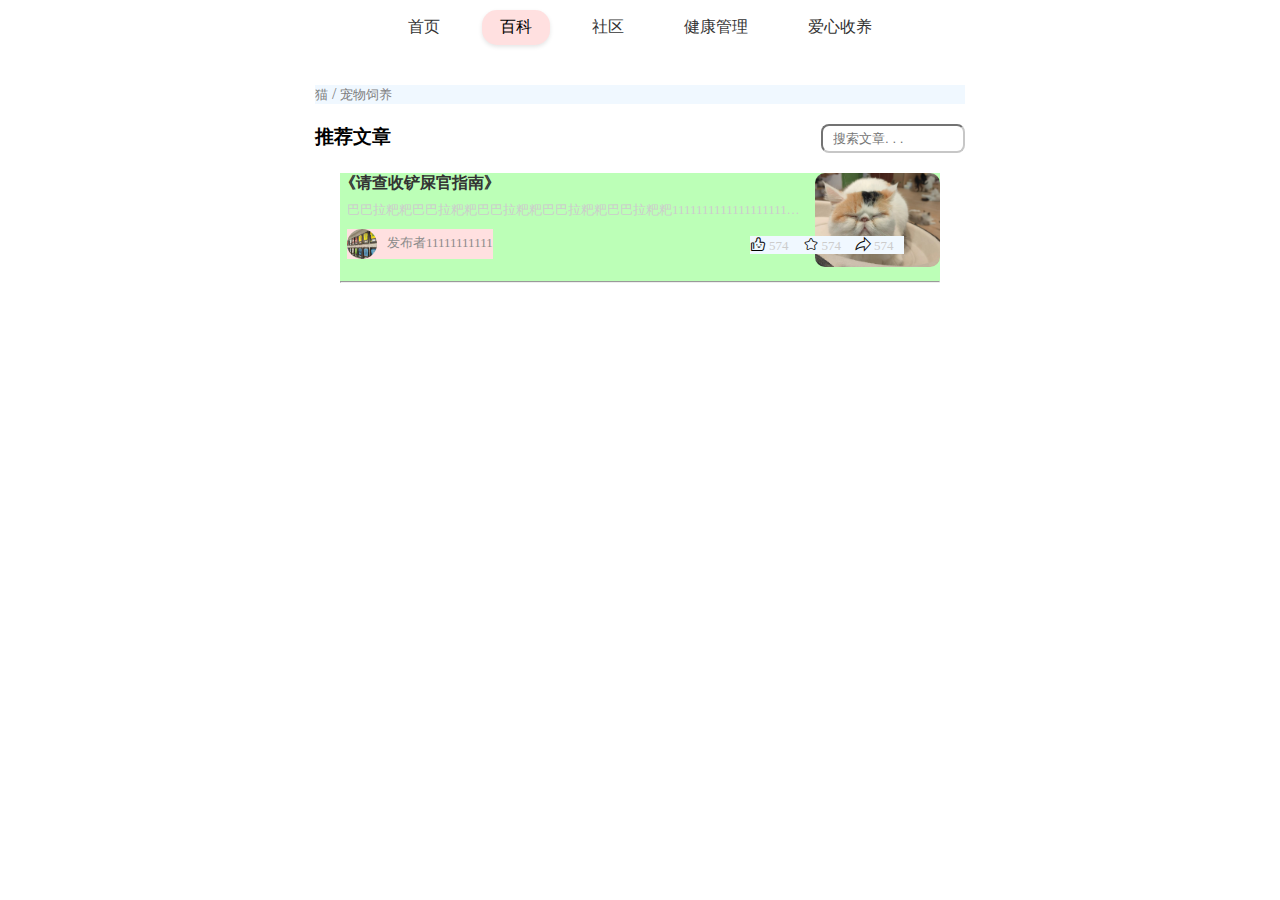
<file: society/百科/百科-推荐文章2.html>
<!DOCTYPE html>
<html lang="en">

<head>
    <meta charset="UTF-8">
    <meta name="viewport" content="width=device-width, initial-scale=1.0">
    <link rel="stylesheet" href="./百科-推荐文章2.css">
    <link rel="stylesheet" href="../iconfont/iconfont.css">
    <title>百科-推荐文章</title>
</head>

<body>
    <div class="header">
        <div class="nav">
            <a href="#" class="nav-item">首页</a>
            <a href="#" class="nav-item active">百科</a>
            <a href="#" class="nav-item">社区</a>
            <a href="#" class="nav-item">健康管理</a>
            <a href="#" class="nav-item">爱心收养</a>
        </div>
        <!-- <div class="nav-icons">
            <span>
                <div class="iconfont icon-lingdang"></div>
            </span>
            <span>
                <div class="iconfont icon-xinxi"></div>
            </span>
            <span>
                <div class="iconfont icon-sousuo"></div>
            </span>
        </div> -->
    </div>
    <div class="box">
        <div class="head">
            <a href="#">猫</a>
            <span>/</span>
            <a href="#">宠物饲养</a>
        </div>
        <div class="sub">
            <h3>推荐文章</h3>
            <input type="text" class="input" placeholder="搜索文章. . .">
        </div>
        <ul>
            <li>
                <div class="title">
                    <a href="#" class="a1">
                        <h4>《请查收铲屎官指南》</h4>
                        <p class="limited-text">巴巴拉粑粑巴巴拉粑粑巴巴拉粑粑巴巴拉粑粑巴巴拉粑粑1111111111111111111111111111111111</p>
                    </a>
                    <div class="writor">
                        <a href="#" class="a2">
                            <img src="./照片/m1.jpg" alt="">
                            <p>发布者11111111111</p>
                        </a>
                        <div class="click">
                            <span class="iconfont icon-icon"></span><span class="num">574</span>
                            <span class="iconfont icon-huaban9"></span><span class="num">574</span>
                            <span class="iconfont icon-zhuanfa"></span><span class="num">574</span>
                        </div>
                    </div>
                </div>
                <div class="image">
                    <img src="./照片/m2.jpg" alt="">
                </div>

            </li>
            <hr>
        </ul>
    </div>
</body>

</html>
</file>
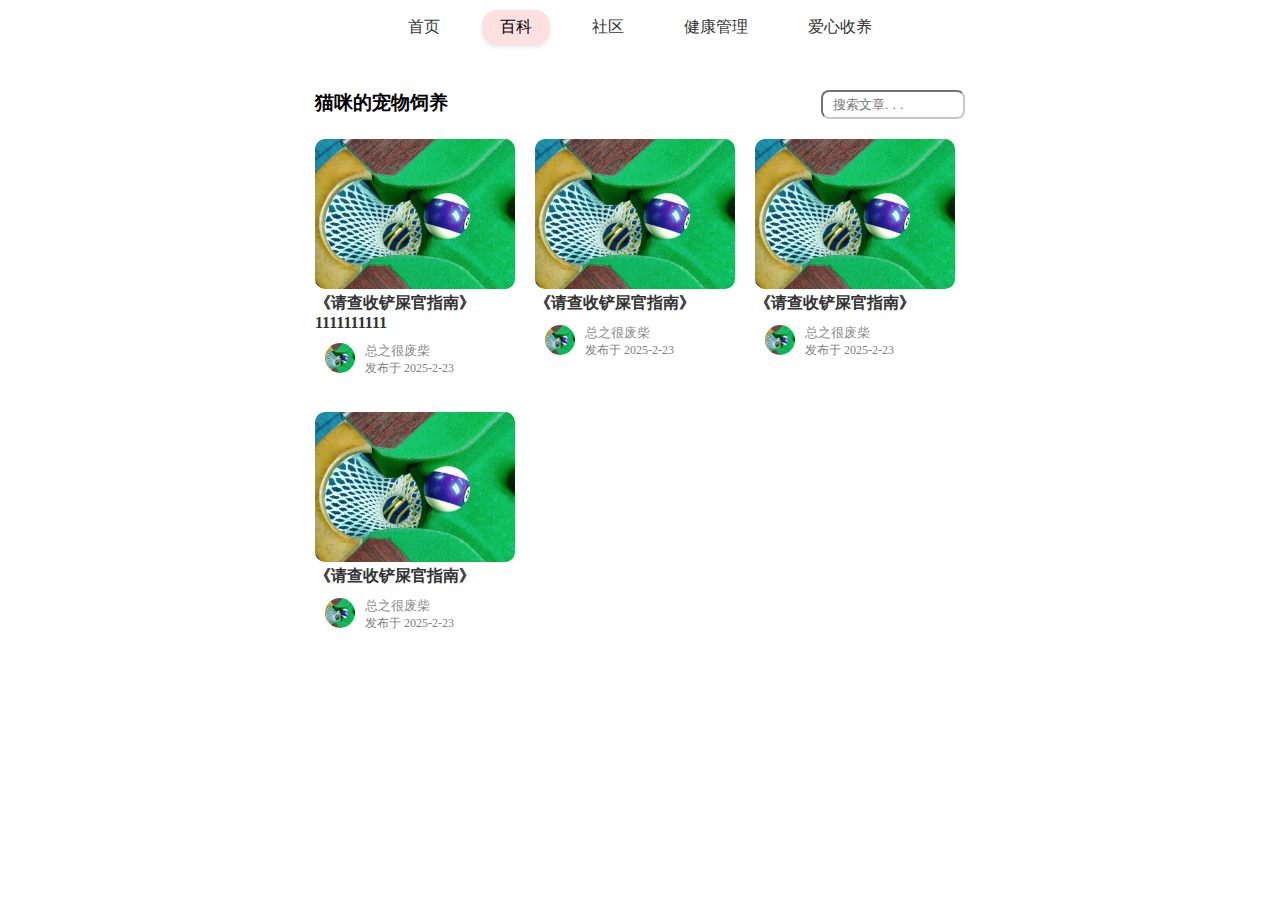
<file: society/百科/百科-收藏页.html>
<!DOCTYPE html>
<html lang="en">

<head>
    <meta charset="UTF-8">
    <meta name="viewport" content="width=device-width, initial-scale=1.0">
    <link rel="stylesheet" href="../iconfont/iconfont.css">
    <link rel="stylesheet" href="./百科-收藏页.css">
    <title>百科-收藏页</title>
</head>

<body>
    <div class="header">
        <div class="nav">
            <a href="#" class="nav-item">首页</a>
            <a href="#" class="nav-item active">百科</a>
            <a href="#" class="nav-item">社区</a>
            <a href="#" class="nav-item">健康管理</a>
            <a href="#" class="nav-item">爱心收养</a>
        </div>
        <!-- <div class="nav-icons">
            <span>
                <div class="iconfont icon-lingdang"></div>
            </span>
            <span>
                <div class="iconfont icon-xinxi"></div>
            </span>
            <span>
                <div class="iconfont icon-sousuo"></div>
            </span>
        </div> -->
    </div>
    <div class="box">
        <div class="sub">
            <h3>猫咪的宠物饲养</h3>
            <input type="text" class="input" placeholder="搜索文章. . .">
        </div>
        <div class="write">
            <ul>
                <li>
                    <a href="#" class="a1">
                        <img src="./照片/m3.jpg">
                        <h4>《请查收铲屎官指南》1111111111</h4>
                    </a>
                    <div class="container">
                        <a href="#" class="a2">
                            <img src="./照片/m3.jpg" class="image">
                        </a>
                        <div class="text-container">
                            <a href="#" class="a2">
                                <p>总之很废柴</p>
                            </a>
                            <span class="day">发布于 2025-2-23</span>
                        </div>
                    </div>
                </li>
                <li>
                    <a href="#" class="a1">
                        <img src="./照片/m3.jpg">
                        <h4>《请查收铲屎官指南》</h4>
                    </a>
                    <div class="container">
                        <a href="#" class="a2">
                            <img src="./照片/m3.jpg" class="image">
                        </a>

                        <div class="text-container">
                            <a href="#" class="a2">
                                <p>总之很废柴</p>
                            </a>
                            <span class="day">发布于 2025-2-23</span>
                        </div>
                    </div>
                </li>
                <li>
                    <a href="#" class="a1">
                        <img src="./照片/m3.jpg">
                        <h4>《请查收铲屎官指南》</h4>
                    </a>
                    <div class="container">
                        <a href="#" class="a2">
                            <img src="./照片/m3.jpg" class="image">
                        </a>

                        <div class="text-container">
                            <a href="#" class="a2">
                                <p>总之很废柴</p>
                            </a>
                            <span class="day">发布于 2025-2-23</span>
                        </div>
                    </div>
                </li>
                <li>
                    <a href="#" class="a1">
                        <img src="./照片/m3.jpg">
                        <h4>《请查收铲屎官指南》</h4>
                    </a>
                    <div class="container">
                        <a href="#" class="a2">
                            <img src="./照片/m3.jpg" class="image">
                        </a>

                        <div class="text-container">
                            <a href="#" class="a2">
                                <p>总之很废柴</p>
                            </a>
                            <span class="day">发布于 2025-2-23</span>
                        </div>
                    </div>
                </li>
            </ul>
        </div>
    </div>
</body>

</html>
</file>
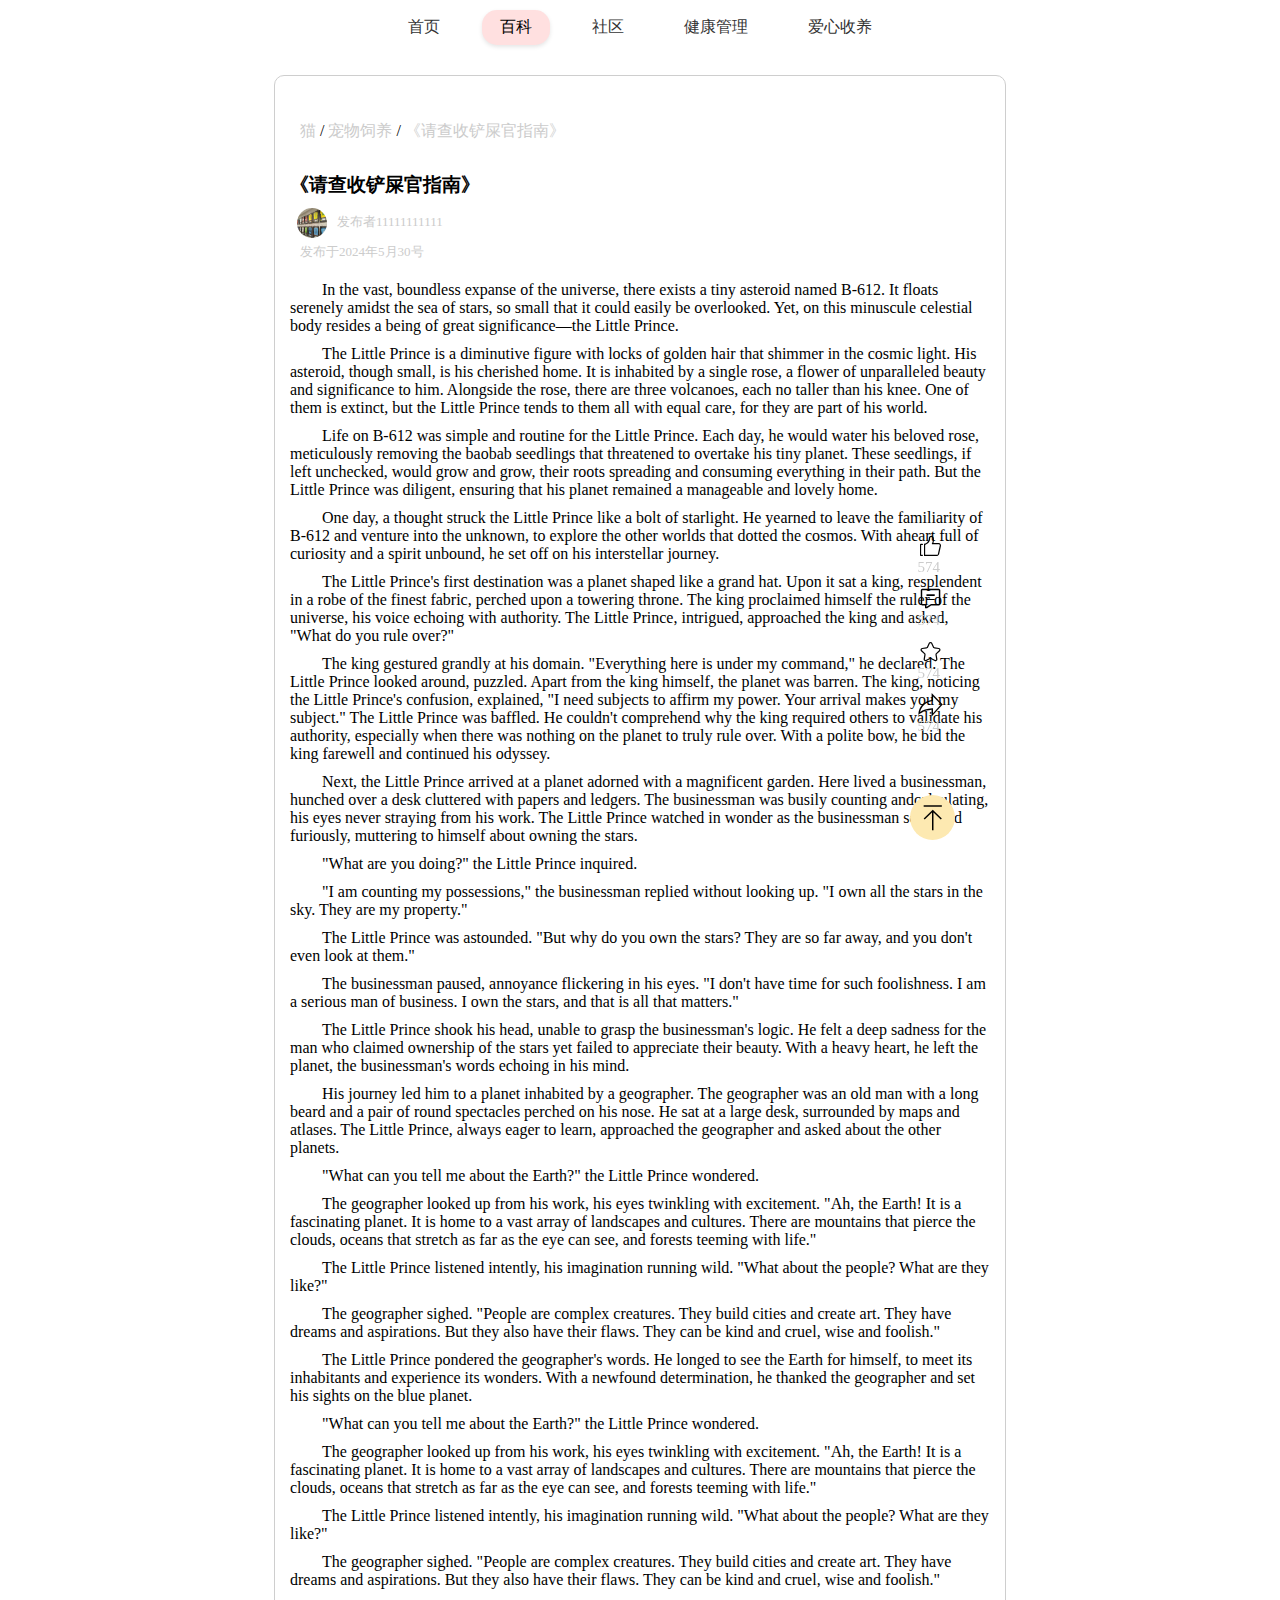
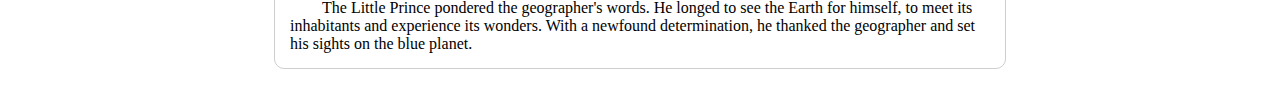
<file: society/百科/百科-文章阅读.html>
<!DOCTYPE html>
<html lang="en">

<head>
    <meta charset="UTF-8">
    <meta name="viewport" content="width=device-width, initial-scale=1.0">
    <link rel="stylesheet" href="./百科-文章阅读.css">
    <link rel="stylesheet" href="../iconfont/iconfont.css">
    <title>百科-文章阅读</title>

<body>
    <div class="header">
        <div class="nav">
            <a href="#" class="nav-item">首页</a>
            <a href="#" class="nav-item active">百科</a>
            <a href="#" class="nav-item">社区</a>
            <a href="#" class="nav-item">健康管理</a>
            <a href="#" class="nav-item">爱心收养</a>
        </div>
        <!-- <div class="nav-icons">
            <span>
                <div class="iconfont icon-lingdang"></div>
            </span>
            <span>
                <div class="iconfont icon-xinxi"></div>
            </span>
            <span>
                <div class="iconfont icon-sousuo"></div>
            </span>
        </div> -->
    </div>
    <div class="box">
        <div class="content">
            <div class="head">
                <a href="#">猫</a>
                <span>/</span>
                <a href="#">宠物饲养</a>
                <span>/</span>
                <a href="#">《请查收铲屎官指南》</a>
            </div>
            <div class="title">
                <h3>《请查收铲屎官指南》</h3>
                <div class="writor">
                    <a href="#" class="a2">
                        <img src="./照片/m1.jpg" alt="">
                        <p>发布者11111111111</p>
                    </a>
                </div>
                <p>发布于2024年5月30号</p>
            </div>
            <div class="word">
                <p>In the vast, boundless expanse of the universe, there exists a tiny asteroid named B-612. It
                    floats serenely amidst
                    the sea of stars, so small that it could easily be overlooked. Yet, on this minuscule celestial
                    body resides a being
                    of great significance—the Little Prince.</p>
                <p>The Little Prince is a diminutive figure with locks of golden hair that shimmer in the cosmic
                    light. His asteroid,
                    though small, is his cherished home. It is inhabited by a single rose, a flower of unparalleled
                    beauty and
                    significance to him. Alongside the rose, there are three volcanoes, each no taller than his
                    knee. One of them is
                    extinct, but the Little Prince tends to them all with equal care, for they are part of his
                    world.</p>
                <p>Life on B-612 was simple and routine for the Little Prince. Each day, he would water his beloved
                    rose, meticulously
                    removing the baobab seedlings that threatened to overtake his tiny planet. These seedlings, if
                    left unchecked, would
                    grow and grow, their roots spreading and consuming everything in their path. But the Little
                    Prince was diligent,
                    ensuring that his planet remained a manageable and lovely home.</p>
                <p>One day, a thought struck the Little Prince like a bolt of starlight. He yearned to leave the
                    familiarity of B-612
                    and venture into the unknown, to explore the other worlds that dotted the cosmos. With aheart
                    full of curiosity and a spirit unbound, he set off on his interstellar journey.</p>
                <p>The Little Prince's first destination was a planet shaped like a grand hat. Upon it sat a king,
                    resplendent in a robe
                    of the finest fabric, perched upon a towering throne. The king proclaimed himself the ruler of
                    the universe, his
                    voice echoing with authority. The Little Prince, intrigued, approached the king and asked, "What
                    do you rule over?"
                </p>
                <p>The king gestured grandly at his domain. "Everything here is under my command," he declared. The
                    Little Prince looked
                    around, puzzled. Apart from the king himself, the planet was barren. The king, noticing the
                    Little Prince's
                    confusion, explained, "I need subjects to affirm my power. Your arrival makes you my subject."
                    The Little Prince was
                    baffled. He couldn't comprehend why the king required others to validate his authority,
                    especially when there was
                    nothing on the planet to truly rule over. With a polite bow, he bid the king farewell and
                    continued his odyssey.</p>
                <p>Next, the Little Prince arrived at a planet adorned with a magnificent garden. Here lived a
                    businessman, hunched over
                    a desk cluttered with papers and ledgers. The businessman was busily counting andcalculating,
                    his eyes never straying from his work. The Little Prince watched in wonder as the businessman
                    scribbled
                    furiously, muttering to himself about owning the stars.</p>
                <p>"What are you doing?" the Little Prince inquired.</p>
                <p>"I am counting my possessions," the businessman replied without looking up. "I own all the stars
                    in the sky. They are
                    my property."</p>
                <p>The Little Prince was astounded. "But why do you own the stars? They are so far away, and you
                    don't even look at
                    them."</p>
                <p>The businessman paused, annoyance flickering in his eyes. "I don't have time for such
                    foolishness. I am a serious man
                    of business. I own the stars, and that is all that matters."</p>
                <p>The Little Prince shook his head, unable to grasp the businessman's logic. He felt a deep sadness
                    for the man who
                    claimed ownership of the stars yet failed to appreciate their beauty. With a heavy heart, he
                    left the planet, the
                    businessman's words echoing in his mind.</p>
                <p>His journey led him to a planet inhabited by a geographer. The geographer was an old man with a
                    long beard and a pair
                    of round spectacles perched on his nose. He sat at a large desk, surrounded by maps and atlases.
                    The Little Prince,
                    always eager to learn, approached the geographer and asked about the other planets.</p>
                <p>"What can you tell me about the Earth?" the Little Prince wondered.</p>
                <p>The geographer looked up from his work, his eyes twinkling with excitement. "Ah, the Earth! It is
                    a fascinating
                    planet. It is home to a vast array of landscapes and cultures. There are mountains that pierce
                    the clouds, oceans
                    that stretch as far as the eye can see, and forests teeming with life."</p>
                <p>The Little Prince listened intently, his imagination running wild. "What about the people? What
                    are they like?"</p>
                <p>The geographer sighed. "People are complex creatures. They build cities and create art. They have
                    dreams and
                    aspirations. But they also have their flaws. They can be kind and cruel, wise and foolish."</p>
                <p>The Little Prince pondered the geographer's words. He longed to see the Earth for himself, to
                    meet its inhabitants
                    and experience its wonders. With a newfound determination, he thanked the geographer and set his
                    sights on the blue
                    planet.</p>
                <p>"What can you tell me about the Earth?" the Little Prince wondered.</p>
                <p>The geographer looked up from his work, his eyes twinkling with excitement. "Ah, the Earth! It is
                    a fascinating planet. It is home to a vast array of landscapes and cultures. There are mountains
                    that pierce the clouds, oceans that stretch as far as the eye can see, and forests teeming with
                    life."</p>
                <p>The Little Prince listened intently, his imagination running wild. "What about the people? What
                    are they like?"</p>
                <p>The geographer sighed. "People are complex creatures. They build cities and create art. They have
                    dreams and aspirations. But they also have their flaws. They can be kind and cruel, wise and
                    foolish."</p>
                <p>The Little Prince pondered the geographer's words. He longed to see the Earth for himself, to
                    meet its inhabitants and experience its wonders. With a newfound determination, he thanked the
                    geographer and set his sights on the blue planet.</p>
            </div>
        </div>
        <div class="click">
            <ul>
                <li><span class="iconfont icon-dianzan"></span>
                    <p>574</p>
                </li>
                <li><span class="iconfont icon-pinglun"></span>
                    <p>574</p>
                </li>
                <li><span class="iconfont icon-huaban9"></span>
                    <p>574</p>
                </li>
                <li><span class="iconfont icon-zhuanfa"></span>
                    <p>574</p>
                </li>
                <li><span class="iconfont icon-huidaodingbujiantou"></span>
                </li>
            </ul>
        </div>
    </div>
</body>

</html>
</file>
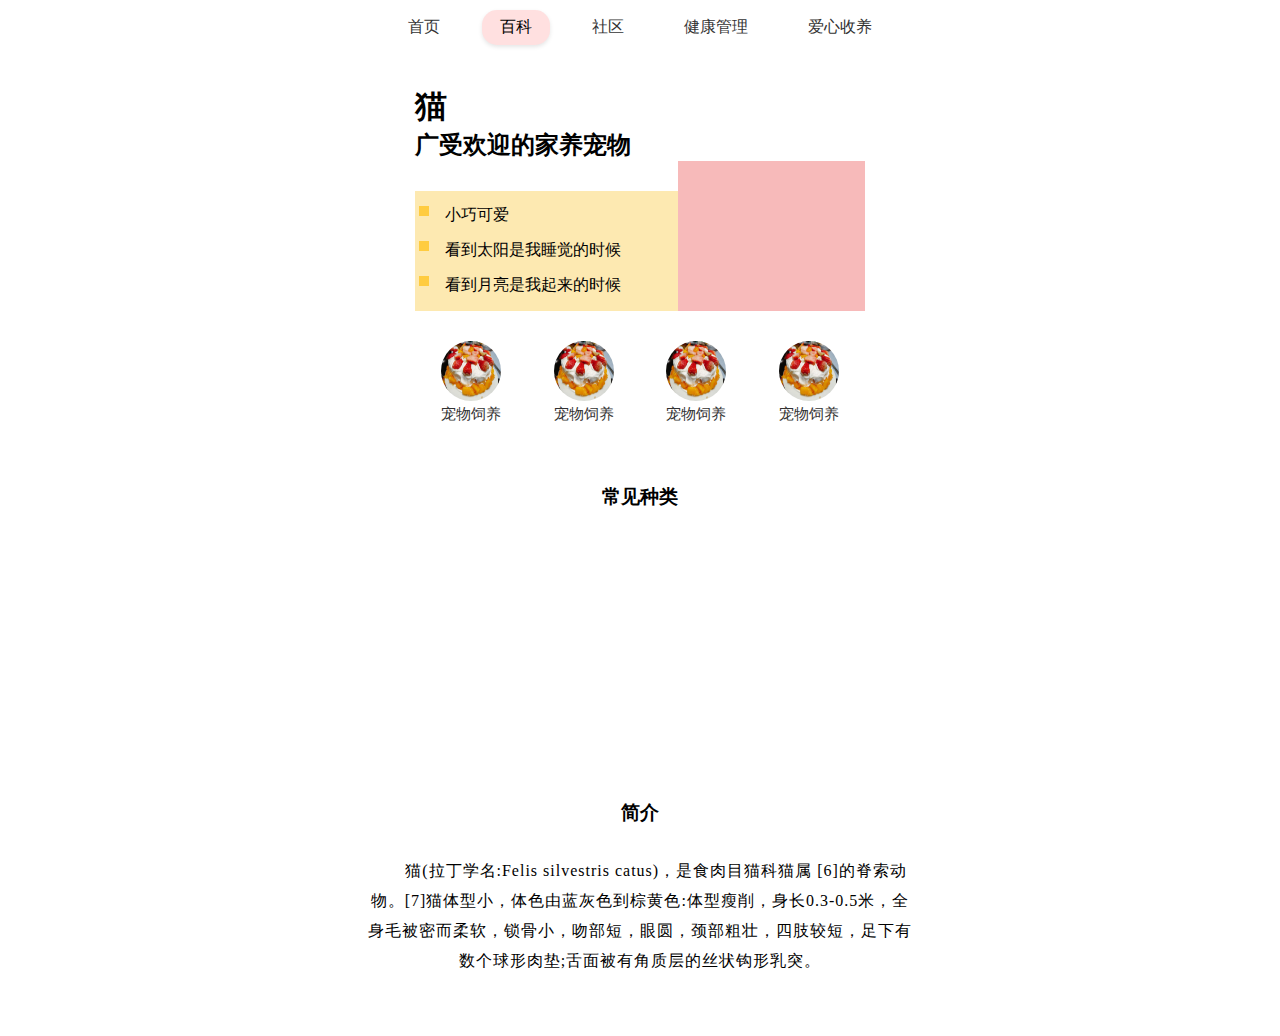
<file: society/百科/百科主页面2.html>
<!DOCTYPE html>
<html lang="en">

<head>
    <meta charset="UTF-8">
    <meta name="viewport" content="width=device-width, initial-scale=1.0">
    <link rel="stylesheet" href="./百科主页面2.css">
    <title>百科-主页面</title>
</head>

<body>
    <div class="header">
        <div class="nav">
            <a href="#" class="nav-item">首页</a>
            <a href="#" class="nav-item active">百科</a>
            <a href="#" class="nav-item">社区</a>
            <a href="#" class="nav-item">健康管理</a>
            <a href="#" class="nav-item">爱心收养</a>
        </div>
        <div class="nav-icons">
            <span>
                <div class="iconfont icon-lingdang"></div>
            </span>
            <span>
                <div class="iconfont icon-xinxi"></div>
            </span>
            <span>
                <div class="iconfont icon-sousuo"></div>
            </span>
        </div>
    </div>
    <div class="box">
        <div class="cat">
            <h1>猫</h1>
            <h2>广受欢迎的家养宠物</h2>
            <div class="mini-intro">
                <ul>
                    <li>
                        <p>小巧可爱</p>
                    </li>
                    <li>
                        <p>看到太阳是我睡觉的时候</p>
                    </li>
                    <li>
                        <p>看到月亮是我起来的时候</p>
                    </li>
                </ul>
                <div class="image">
                </div>
            </div>
        </div>
        <div class="cat-ch">
            <ul>
                <li><a href="#">
                        <img src="./照片/美食1.jpg" alt="">
                        <p>宠物饲养</p>
                    </a>
                </li>
                <li><a href="#">
                        <img src="./照片/美食1.jpg" alt="">
                        <p>宠物饲养</p>
                    </a></li>
                <li><a href="#">
                        <img src="./照片/美食1.jpg" alt="">
                        <p>宠物饲养</p>
                    </a></li>
                <li><a href="#">
                        <img src="./照片/美食1.jpg" alt="">
                        <p>宠物饲养</p>
                    </a></li>
            </ul>
        </div>
        <div class="intro">
            <div class="type">
                <div class="title">
                    <h3>常见种类</h3>
                </div>

                <div class="graph"></div>
            </div>
            <ul class="total">
                <li>
                    <div class="title">
                        <h3>简介</h3>
                    </div>
                    <p>猫(拉丁学名:Felis silvestris catus)，是食肉目猫科猫属
                        [6]的脊索动物。[7]猫体型小，体色由蓝灰色到棕黄色:体型瘦削，身长0.3-0.5米，全身毛被密而柔软，锁骨小，吻部短，眼圆，颈部粗壮，四肢较短，足下有数个球形肉垫;舌面被有角质层的丝状钩形乳突。
                    </p>
                </li>
            </ul>

        </div>
    </div>
</body>

</html>
</file>
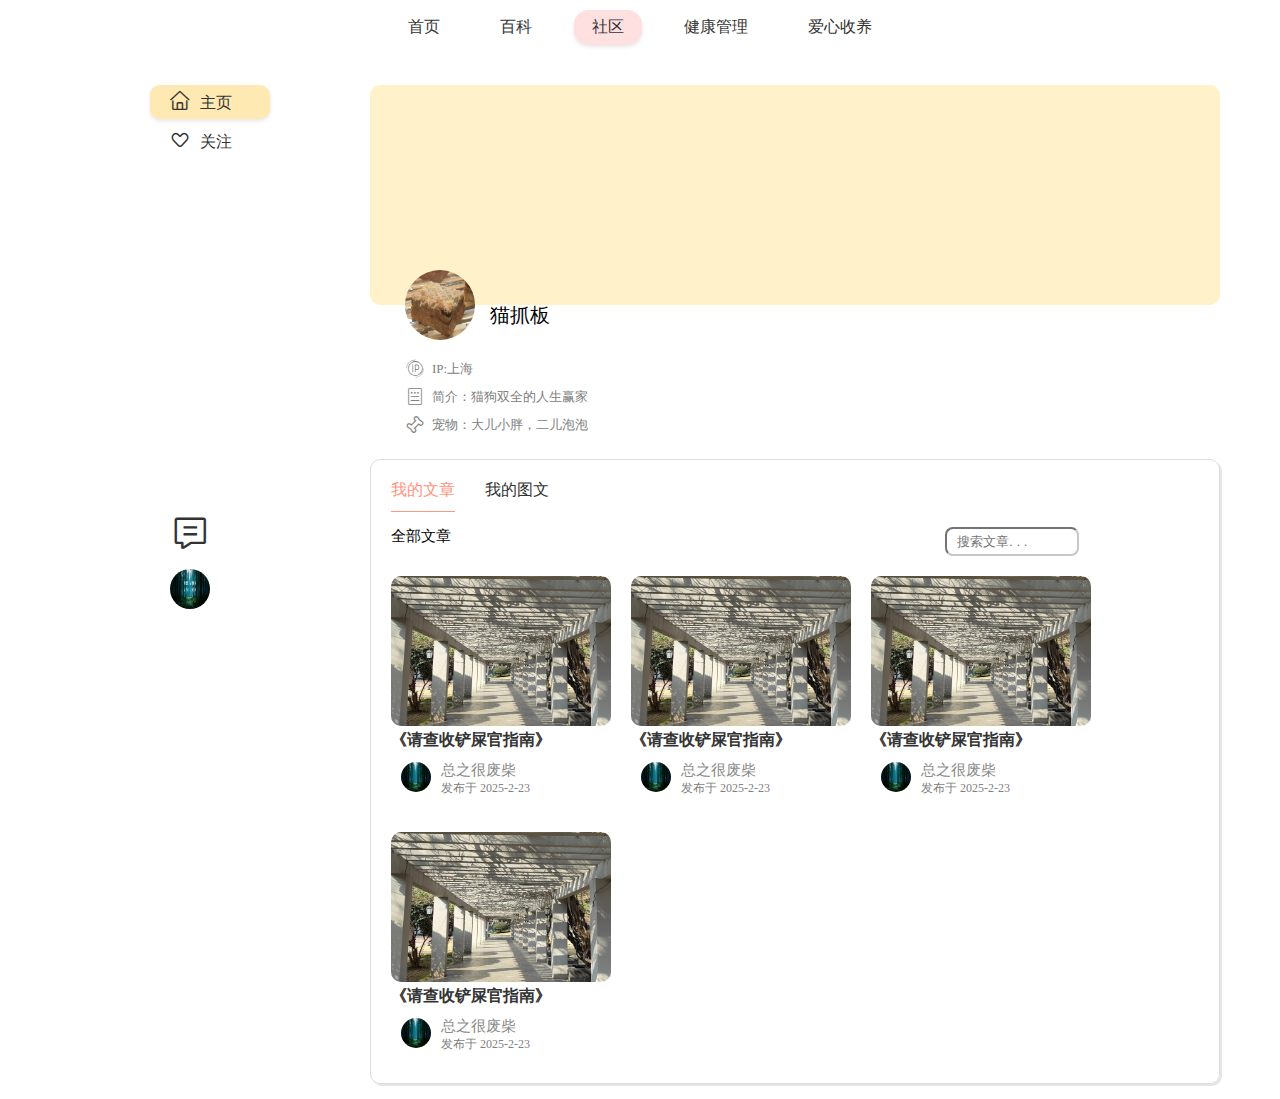
<file: society/社区/社区-个人中心.html>
<!DOCTYPE html>
<html lang="en">

<head>
    <meta charset="UTF-8">
    <meta name="viewport" content="width=device-width, initial-scale=1.0">
    <link rel="stylesheet" href="../iconfont/iconfont.css">
    <link rel="stylesheet" href="./社区-个人中心.css">
    <title>社区-个人中心</title>
</head>

<body>
    <div class="header">
        <div class="nav">
            <a href="#" class="nav-item">首页</a>
            <a href="#" class="nav-item">百科</a>
            <a href="#" class="nav-item active">社区</a>
            <a href="#" class="nav-item">健康管理</a>
            <a href="#" class="nav-item">爱心收养</a>
        </div>
    </div>
    <div class="box">
        <div class="left-box" id="leftbox">
            <ul>
                <li class="navleft-active"><a href="#"><span class="iconfont icon-shouye6"></span><span>主页</span></a>
                </li>
                <li><a href="#"><span class="iconfont icon-shoucang"></span><span>关注</span></a></li>
            </ul>
            <!-- 新增按钮组 -->
            <div class="button-group">
                <a href="#" class="nav-btn">
                    <span class="iconfont icon-pinglun"></span>

                </a>
                <a href="#" class="nav-btn" id="mycenter">
                    <img src="../照片/横图3.jpg" id="hoverImg">
                </a>
                <ul id="mycenter-dropdown" class="dropdown" style="display: none;">
                    <li><a href="#">发布</a></li>
                    <li><a href="#">设置</a></li>
                    <li><a href="#">反馈</a></li>
                </ul>
            </div>
        </div>
        <div class="center">
            <div class="background"></div>
            <div class="user">
                <img src="../照片/美食5.jpg">
                <p>猫抓板</p>
            </div>
            <div class="userintro">
                <p><span class="iconfont icon-ip"></span>IP:上海</p>
                <p><span class="iconfont icon-qiyejianjie"></span>简介：猫狗双全的人生赢家</p>
                <p><span class="iconfont icon-chongwugutou"></span>宠物：大儿小胖，二儿泡泡</p>
            </div>
            <div class="histroy">
                <ul class="choose">
                    <li class="active2">
                        <a href=" #">我的文章</a>
                        <hr>
                    </li>
                    <li>
                        <a href=" #">我的图文</a>
                        <hr style="display: none;">
                    </li>
                </ul>
                <div class="box2">

                    <div class="write article-box">
                        <div class="sub">
                            <p>全部文章</p>
                            <input type="text" class="input" placeholder="搜索文章. . .">
                        </div>
                        <ul>
                            <li>
                                <a href="#" class="a1">
                                    <img src="../照片/风景4.jpg">
                                    <h4>《请查收铲屎官指南》</h4>
                                </a>
                                <div class="container">
                                    <a href="#" class="a2">
                                        <img src="../照片/横图31.jpeg" class="image">
                                    </a>
                                    <div class="text-container">
                                        <a href="#" class="a2">
                                            <p>总之很废柴</p>
                                        </a>
                                        <span class="day">发布于 2025-2-23</span>
                                    </div>
                                </div>
                            </li>
                            <li>
                                <a href="#" class="a1">
                                    <img src="../照片/风景4.jpg">
                                    <h4>《请查收铲屎官指南》</h4>
                                </a>
                                <div class="container">
                                    <a href="#" class="a2">
                                        <img src="../照片/横图31.jpeg" class="image">
                                    </a>
                                    <div class="text-container">
                                        <a href="#" class="a2">
                                            <p>总之很废柴</p>
                                        </a>
                                        <span class="day">发布于 2025-2-23</span>
                                    </div>
                                </div>
                            </li>
                            <li>
                                <a href="#" class="a1">
                                    <img src="../照片/风景4.jpg">
                                    <h4>《请查收铲屎官指南》</h4>
                                </a>
                                <div class="container">
                                    <a href="#" class="a2">
                                        <img src="../照片/横图31.jpeg" class="image">
                                    </a>
                                    <div class="text-container">
                                        <a href="#" class="a2">
                                            <p>总之很废柴</p>
                                        </a>
                                        <span class="day">发布于 2025-2-23</span>
                                    </div>
                                </div>
                            </li>
                            <li>
                                <a href="#" class="a1">
                                    <img src="../照片/风景4.jpg">
                                    <h4>《请查收铲屎官指南》</h4>
                                </a>
                                <div class="container">
                                    <a href="#" class="a2">
                                        <img src="../照片/横图31.jpeg" class="image">
                                    </a>
                                    <div class="text-container">
                                        <a href="#" class="a2">
                                            <p>总之很废柴</p>
                                        </a>
                                        <span class="day">发布于 2025-2-23</span>
                                    </div>
                                </div>
                            </li>
                        </ul>
                    </div>
                    <div class="write image-box" style="display: none;">
                        <div class="sub">
                            <p>全部图文</p>
                            <input type="text" class="input" placeholder="搜索图文. . .">
                        </div>
                        <div class="post-section">
                            <div class="left">
                                <div class="post-header">
                                    <img src="../照片/m2.jpg" alt="图片" class="avatar">
                                    <div class="text-container">
                                        <p>用户名<span class="time">2小时前</span></p>
                                        <span class="level">发布于广东</span>
                                    </div>
                                </div>
                                <div class="post-content">
                                    <p>今天过得很好!</p>
                                </div>
                                <div class="post-images">
                                    <img src="../照片/m3.jpg" alt="图片1">
                                    <img src="../照片/m3.jpg" alt="图片2">
                                    <img src="../照片/m3.jpg" alt="图片3">
                                </div>
                                <div class="post-interaction">
                                    <div class="clicks"><button id="liked"><span class="iconfont icon-dianzan"
                                                id="liked"></span><span class="click">点赞</span></button><span
                                            class="count" id="liked-num">5</span></div>
                                    <div class="clicks"><a href="#" id="commentButton"><span
                                                class="iconfont icon-pinglun"></span><span
                                                class="click">评论</span></a><span class="count">5</span></div>
                                    <div class="clicks"><button><span class="iconfont icon-zhuanfa"></span><span
                                                class="click">转发</span></button><span class="count">5</span></div>
                                </div>
                                <hr id="hr">
                                <div class="comment" id="comment" style="display: none;">
                                    <!-- 评论输入区域 -->
                                    <div class="comment-input">
                                        <img src="../照片/横图31.jpeg" alt="头像">
                                        <input type="text" placeholder="发布你的评论..." id="input">
                                        <a href="#" id="sendButton">发送</a>
                                    </div>
                                    <!-- 评论列表 -->
                                    <div class="comment-list" id="commentList">
                                        <!-- 单个评论 -->

                                    </div>
                                </div>
                            </div>
                        </div>
                    </div>
                </div>
            </div>
        </div>
    </div>
    <script src="./社区-个人中心.js"></script>
</body>

</html>
</file>
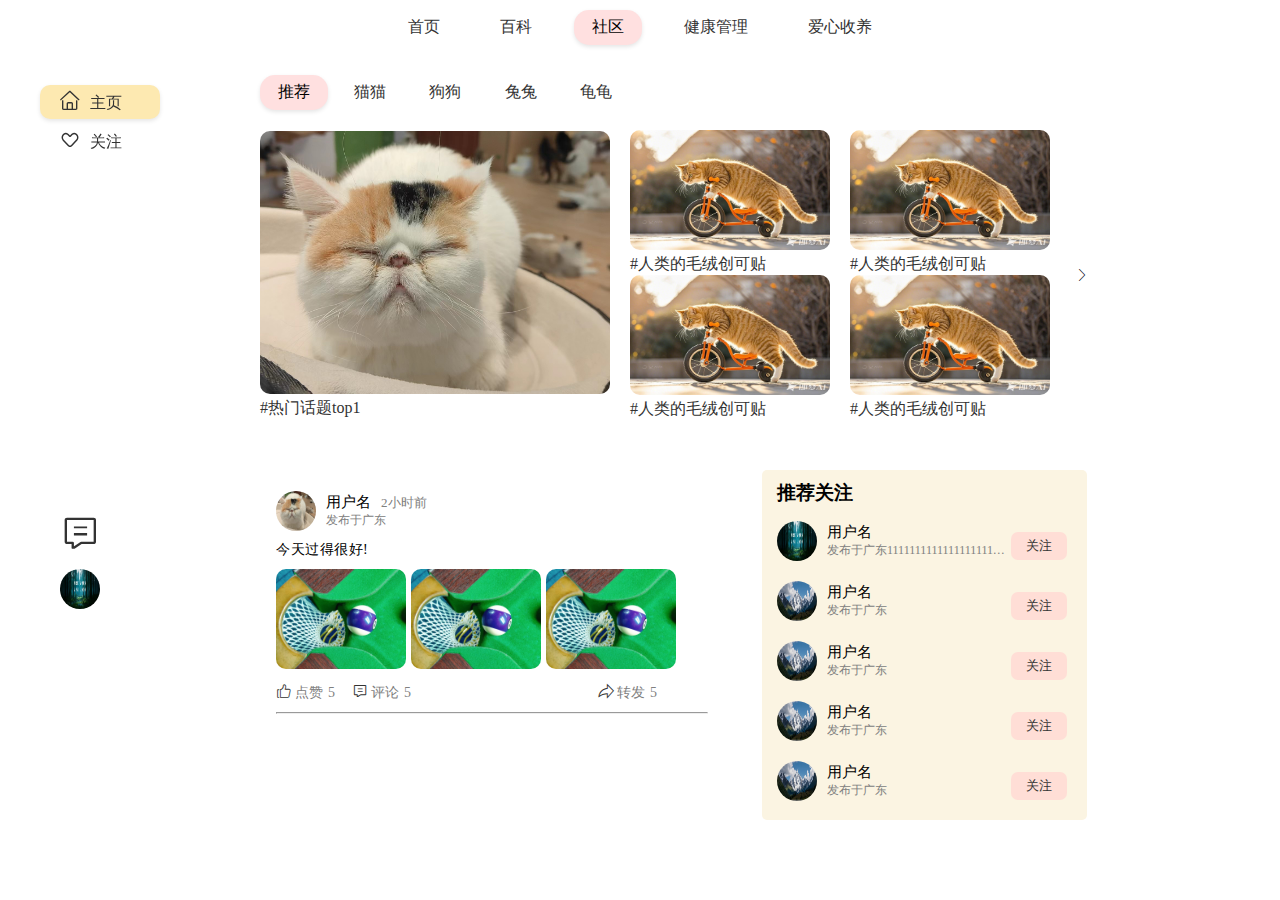
<file: society/社区/社区-主页推荐.html>
<!DOCTYPE html>
<html lang="en">

<head>
    <meta charset="UTF-8">
    <meta name="viewport" content="width=device-width, initial-scale=1.0">
    <link rel="stylesheet" href="../iconfont/iconfont.css">
    <link rel="stylesheet" href="./社区-主页推荐.css">

    <title>社区-主页推荐</title>
</head>

<body>


    <div class="header">
        <div class="nav">
            <a href="#" class="nav-item">首页</a>
            <a href="#" class="nav-item">百科</a>
            <a href="#" class="nav-item active">社区</a>
            <a href="#" class="nav-item">健康管理</a>
            <a href="#" class="nav-item">爱心收养</a>
        </div>
        <!-- <div class="nav-icons">
        <span>
            <div class="iconfont icon-lingdang"></div>
        </span>
        <span>
            <div class="iconfont icon-xinxi"></div>
        </span>
        <span>
            <div class="iconfont icon-sousuo"></div>
        </span>
    </div> -->
    </div>
    <div class="largest-box">
        <!-- 左侧社区导航 -->
        <div class="left-box" id="leftbox">
            <ul>
                <li class="navleft-active"><a href="#"><span class="iconfont icon-shouye6"></span><span>主页</span></a>
                </li>
                <li><a href="#"><span class="iconfont icon-shoucang"></span><span>关注</span></a></li>
            </ul>
            <!-- 新增按钮组 -->
            <div class="button-group">
                <a href="#" class="nav-btn">
                    <span class="iconfont icon-pinglun"></span>

                </a>
                <a href="#" class="nav-btn" id="mycenter">
                    <img src="../照片/横图3.jpg" id="hoverImg">
                </a>
                <ul id="mycenter-dropdown" class="dropdown" style="display: none;">
                    <li><a href="#">发布</a></li>
                    <li><a href="#">设置</a></li>
                    <li><a href="#">反馈</a></li>
                </ul>
            </div>
        </div>
        <!-- 右侧正式页面 -->
        <div class="right-box">
            <!-- 热门话题 -->
            <div class="box">
                <div class="nav2">
                    <a href="#" class="nav2-item active">推荐</a>
                    <a href="#" class="nav2-item">猫猫</a>
                    <a href="#" class="nav2-item">狗狗</a>
                    <a href="#" class="nav2-item">兔兔</a>
                    <a href="#" class="nav2-item">龟龟</a>
                </div>
                <div class="content-container">
                    <div class="main-card">
                        <a href="#"><img src="../照片/m2.jpg">
                            <p>#热门话题top1</p>
                        </a>
                    </div>
                    <ul class="side-cards">
                        <li class="side-card">
                            <a href="#"><img src="../照片/c1.jpeg">
                                <p>#人类的毛绒创可贴</p>
                            </a>
                        </li>
                        <li class="side-card">
                            <a href="#"><img src="../照片/c1.jpeg" alt="热门话题top2图片">
                                <p>#人类的毛绒创可贴</p>
                            </a>
                        </li>
                        <li class="side-card">
                            <a href="#"><img src="../照片/c1.jpeg" alt="热门话题top2图片">
                                <p>#人类的毛绒创可贴</p>
                            </a>
                        </li>
                        <li class="side-card">
                            <a href="#"><img src="../照片/c1.jpeg" alt="热门话题top2图片">
                                <p>#人类的毛绒创可贴</p>
                            </a>
                        </li>
                    </ul>
                    <button id="rightArrow"><span class="iconfont icon-zuojiantou"></span></button>
                </div>
            </div>
            <!-- 下方内容 -->
            <div class="box1">
                <!-- 左侧内容区域 -->
                <div class="box2">
                    <div class="post-section">
                        <div class="left">
                            <div class="post-header">
                                <img src="../照片/m2.jpg" alt="图片" class="avatar">
                                <div class="text-container">
                                    <p>用户名<span class="time">2小时前</span></p>
                                    <span class="level">发布于广东</span>
                                </div>
                            </div>
                            <div class="post-content">
                                <p>今天过得很好!</p>
                            </div>
                            <div class="post-images">
                                <img src="../照片/m3.jpg" alt="图片1">
                                <img src="../照片/m3.jpg" alt="图片2">
                                <img src="../照片/m3.jpg" alt="图片3">
                            </div>
                            <div class="post-interaction">
                                <div class="clicks"><button id="liked"><span class="iconfont icon-dianzan"
                                            id="liked"></span><span class="click">点赞</span></button><span class="count"
                                        id="liked-num">5</span></div>
                                <div class="clicks"><a href="#" id="commentButton"><span
                                            class="iconfont icon-pinglun"></span><span class="click">评论</span></a><span
                                        class="count">5</span></div>
                                <div class="clicks"><button><span class="iconfont icon-zhuanfa"></span><span
                                            class="click">转发</span></button><span class="count">5</span></div>
                            </div>
                            <hr id="hr">
                            <div class="comment" id="comment" style="display: none;">
                                <!-- 评论输入区域 -->
                                <div class="comment-input">
                                    <img src="../照片/横图31.jpeg" alt="头像">
                                    <input type="text" placeholder="发布你的评论..." id="input">
                                    <a href="#" id="sendButton">发送</a>
                                </div>
                                <!-- 评论列表 -->
                                <div class="comment-list" id="commentList">
                                    <!-- 单个评论 -->

                                </div>
                            </div>
                        </div>
                    </div>
                </div>

                <!-- 右侧内容区域 -->
                <div class="recommend-section" id="recommendSection">
                    <h3>推荐关注</h3>
                    <div class="recommend-item">
                        <div class="post-header">
                            <img src="../照片/横图3.jpg" alt="图片" class="avatar">
                            <div class="text-container">
                                <p>用户名</p>
                                <span class="level">发布于广东11111111111111111111111</span>
                            </div>
                        </div>
                        <button class="follow-btn">关注</button>
                    </div>

                    <div class="recommend-item">
                        <div class="post-header">
                            <img src="../照片/横图2.jpeg" alt="图片" class="avatar">
                            <div class="text-container">
                                <p>用户名</p>
                                <span class="level">发布于广东</span>
                            </div>
                        </div>
                        <button class="follow-btn">关注</button>
                    </div>
                    <div class="recommend-item">
                        <div class="post-header">
                            <img src="../照片/横图2.jpeg" alt="图片" class="avatar">
                            <div class="text-container">
                                <p>用户名</p>
                                <span class="level">发布于广东</span>
                            </div>
                        </div>
                        <button class="follow-btn">关注</button>
                    </div>
                    <div class="recommend-item">
                        <div class="post-header">
                            <img src="../照片/横图2.jpeg" alt="图片" class="avatar">
                            <div class="text-container">
                                <p>用户名</p>
                                <span class="level">发布于广东</span>
                            </div>
                        </div>
                        <button class="follow-btn">关注</button>
                    </div>
                    <div class="recommend-item">
                        <div class="post-header">
                            <img src="../照片/横图2.jpeg" alt="图片" class="avatar">
                            <div class="text-container">
                                <p>用户名</p>
                                <span class="level">发布于广东</span>
                            </div>
                        </div>
                        <button class="follow-btn">关注</button>
                    </div>
                </div>
            </div>
        </div>
    </div>


    <script src="./社区-主页推荐.js"></script
</body>

</html>
</file>
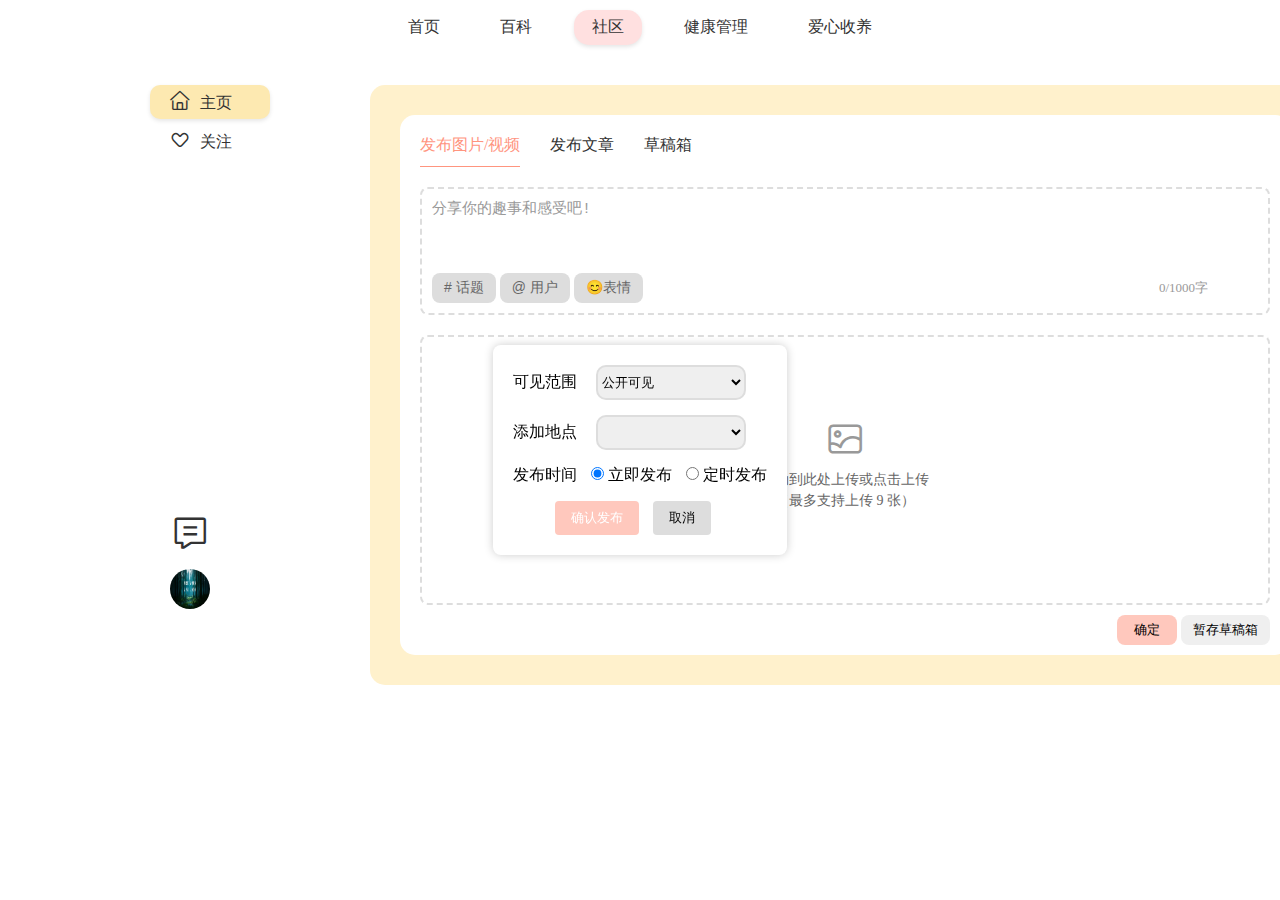
<file: society/社区/社区-发布图文.html>
<!DOCTYPE html>
<html lang="en">

<head>
    <meta charset="UTF-8">
    <meta name="viewport" content="width=device-width, initial-scale=1.0">
    <title>社区-发布</title>
    <link rel="stylesheet" href="./社区-发布图文.css">
    <link rel="stylesheet" href="../iconfont/iconfont.css">
</head>

<body>
    <div class="header">
        <div class="nav">
            <a href="#" class="nav-item">首页</a>
            <a href="#" class="nav-item">百科</a>
            <a href="#" class="nav-item active">社区</a>
            <a href="#" class="nav-item">健康管理</a>
            <a href="#" class="nav-item">爱心收养</a>
        </div>
    </div>
    <div class="box">
        <div class="left-box" id="leftbox">
            <ul>
                <li class="navleft-active"><a href="#"><span class="iconfont icon-shouye6"></span><span>主页</span></a>
                </li>
                <li><a href="#"><span class="iconfont icon-shoucang"></span><span>关注</span></a></li>
            </ul>
            <!-- 新增按钮组 -->
            <div class="button-group">
                <a href="#" class="nav-btn">
                    <span class="iconfont icon-pinglun"></span>

                </a>
                <a href="#" class="nav-btn" id="mycenter">
                    <img src="../照片/横图3.jpg" id="hoverImg">
                </a>
                <ul id="mycenter-dropdown" class="dropdown" style="display: none;">
                    <li><a href="#">发布</a></li>
                    <li><a href="#">设置</a></li>
                    <li><a href="#">反馈</a></li>
                </ul>
            </div>
        </div>
        <div class="center">
            <div class="banner">
                <ul>
                    <li class="active2"><a href="#">发布图片/视频</a>
                        <hr>
                    </li>
                    <li><a href="#">发布文章</a>
                        <hr style="display: none;">
                    </li>
                    <li><a href="#">草稿箱</a>
                        <hr style="display: none;">
                    </li>
                </ul>
                <div class="change1">
                    <div class="write">
                        <textarea placeholder="分享你的趣事和感受吧!" id="imginputTextarea"></textarea>
                        <div class="foot">
                            <div class="btn-group">
                                <button class="tag-btn"> # 话题</button>
                                <button class="tag-btn"> @ 用户</button>
                                <button class="tag-btn">😊表情</button>
                            </div>
                            <div class="count-text" id="countText">0/1000字</div>
                        </div>
                    </div>
                    <div class="photo">
                        <input type="file" accept="image/*, video/*" multiple id="fileInput">
                        <span class="iconfont icon-tupian"></span>
                        <p>拖动到此处上传或点击上传</p>
                        <p>（最多支持上传 9 张）</p>
                        <div class="thumbnail-inner"></div>
                    </div>
                </div>
                <div class="change2" style="display: none;">
                    <div class="main">
                        <div class="photo-total">
                            <h3 class="title">封面</h3>
                            <div class="photo">
                                <input type="file" accept="image/*, video/*" multiple id="fileInput">
                                <span class="iconfont icon-tupian"></span>
                                <p>拖动到此处上传或点击上传</p>
                                <div class="thumbnail-inner"></div>
                            </div>
                        </div>
                        <div class="write-total">
                            <h3 class="title">正文内容</h3>
                            <div class="write-title">
                                <textarea placeholder="在这里填写你的标题" id="inputTextarea"></textarea>
                                <span class="count-text" id="countText2">0/20字</span>
                            </div>
                            <div class="write-content">
                                <textarea placeholder="在这里写正文" id="contentTextarea"></textarea>
                                <span class="word-count" id="wordCount">正文字数 0</span>
                            </div>
                        </div>
                    </div>
                </div>
                <div class="change3" style="display: none;">新建草稿箱部分</div>
                <div class="end">
                    <button id="confirmBtn">确定</button>
                    <button>暂存草稿箱</button>
                </div>
            </div>
            <!-- 自定义弹窗 -->
            <div class="custom-popup">
                <div class="popup-content">
                    <label for="visibility">可见范围</label>
                    <select class="visibility-select" id="visibility">
                        <option value="public">公开可见</option>
                        <option value="private">仅自己可见</option>
                        <option value="friends">好友可见</option>
                    </select>
                    <div class="place">
                        <label for="place">添加地点</label>
                        <select class="place-select" id="place">
                        </select>
                    </div>
                    <div class="publish-time">
                        <span>发布时间</span>
                        <input type="radio" id="instant" name="publishTime" checked>
                        <label for="instant">立即发布</label>
                        <input type="radio" id="schedule" name="publishTime">
                        <label for="schedule">定时发布</label>
                    </div>

                    <div class="button">
                        <button class="confirm-btn">确认发布</button>
                        <button class="cancel-btn">取消</button>
                    </div>

                </div>
            </div>
        </div>
    </div>
    </div>
    <script src="./社区-发布图文.js"></script>
</body>

</html>
</file>
<file: society/百科/百科-推荐文章2.css>
* {
    padding: 0;
    margin: 0;
}

.nav {
    margin: auto;
    width: 500px;
    display: flex;
    justify-content: space-between;
    align-items: center;
    padding: 10px 20px;
    background-color: white;
    /* box-shadow: 0 2px 4px rgba(0, 0, 0, 0.1); */
}

.nav-item {
    text-decoration: none;
    color: #333;
    padding: 7px 18px;
    border-radius: 15px;
    transition: background-color 0.3s ease;

}

.nav-item.active {
    background-color: #ffe0e0;
    /* 类似截图中百科按钮的背景色，可根据需要调整 */
    color: black;
    box-shadow: 0 2px 4px rgba(0, 0, 0, 0.1);
}

.nav-item:hover {
    box-shadow: 0 2px 4px rgba(0, 0, 0, 0.1);
}

.box {
    width: 1080px;
    margin: 30px auto;
    /* background-color: #9f6565; */
    /* text-align: center; */
}

.head {
    width: 650px;
    margin: 0 auto;
    background-color: aliceblue;
}

.head a {
    text-decoration: none;
    color: #7f7f7f;
    font-size: 13px;
}

.head span {
    color: #7f7f7f;
}

.sub {
    width: 650px;
    margin: 20px auto;
    /* background-color: aliceblue; */
    display: flex;
    justify-content: space-between;
    margin-bottom: 20px;
}

.sub .input {
    /* display: block;
    float: right; */
    padding-left: 10px;
    padding-right: 10px;
    width: 120px;
    height: 25px;
    border-radius: 8px;
    border-color: #c7c7c7;
}

.box ul {
    width: 600px;
    margin: 0 auto;
    list-style: none;
    background-color: #bcffb7;
}

.box ul li {
    width: 600px;
    display: flex;
}

.box ul li a {
    text-decoration: none;
}

.box ul li .a1 h4 {
    color: #333;
}

.box ul li .a1 p {
    display: block;
    margin-top: 7px;
    margin-bottom: 10px;
    color: #ccc;
    font-size: 13px;
    text-indent: 7px;
}

.box ul li .a2 {
    display: flex;
    background-color: #ffe0e0;
    /* margin-right: 100px; */

}

.box .title {
    width: 510px;
    margin-right: 10px;
}

.box .title .writor {
    margin-left: 7px;
    display: flex;
}

.box .title .writor img {
    width: 30px;
    height: 30px;
    border-radius: 50%;
}

.box ul li .image {
    /* margin-right: 10px; */
    margin-bottom: 10px;
}

.box ul li .image img {
    width: 125px;
    border-radius: 10px;
}

.limited-text {
    white-space: nowrap;
    /* 防止文本换行 */
    overflow: hidden;
    /* 隐藏超出部分 */
    text-overflow: ellipsis;
    /* 超出部分用省略号表示 */
    max-width: 460px;
    /* 根据实际情况调整最大宽度 */
    /* background-color: #fff; */
}

.box ul li .a2 p {
    display: block;
    margin-left: 10px;
    margin-top: 5px;
    color: #8b8b8b;
    font-size: 13px;
}

.title .click {
    background-color: aliceblue;
    margin-top: 7px;
    position: fixed;
    left: 750px;
    float: left;
}

/*fixed了滚动怎么办？？*/

.title .click .num {
    font-size: 13px;
    color: #ccc;
}

.title .click .num {
    margin-right: 10px;
}

.title .click .iconfont {
    margin-right: 3px;
}
</file>
<file: society/iconfont/iconfont.css>
@font-face {
  font-family: "iconfont"; /* Project id 4837964 */
  src: url('iconfont.woff2?t=1741506372077') format('woff2'),
       url('iconfont.woff?t=1741506372077') format('woff'),
       url('iconfont.ttf?t=1741506372077') format('truetype');
}

.iconfont {
  font-family: "iconfont" !important;
  font-size: 16px;
  font-style: normal;
  -webkit-font-smoothing: antialiased;
  -moz-osx-font-smoothing: grayscale;
}

.icon-ip:before {
  content: "\e645";
}

.icon-chongwugutou:before {
  content: "\e611";
}

.icon-qiyejianjie:before {
  content: "\e614";
}

.icon-biaoqing:before {
  content: "\e62d";
}

.icon-tupian:before {
  content: "\e8ba";
}

.icon-guanbi:before {
  content: "\e6c9";
}

.icon-dingwei:before {
  content: "\e606";
}

.icon-dianzan:before {
  content: "\e600";
}

.icon-lingdang:before {
  content: "\e601";
}

.icon-xinxi:before {
  content: "\e763";
}

.icon-icon:before {
  content: "\e651";
}

.icon-guankan01:before {
  content: "\e68d";
}

.icon-jinzhiguankan01:before {
  content: "\e6a4";
}

.icon-youjiantou:before {
  content: "\e644";
}

.icon-zuojiantou:before {
  content: "\e646";
}

.icon-zhuazi:before {
  content: "\e647";
}

.icon-huidaodingbujiantou:before {
  content: "\e610";
}

.icon-maozhao:before {
  content: "\e605";
}

.icon-pinglun:before {
  content: "\e602";
}

.icon-shouye:before {
  content: "\e6fb";
}

.icon-24gl-plus:before {
  content: "\e890";
}

.icon-zhuanfa:before {
  content: "\e63d";
}

.icon-huaban9:before {
  content: "\e6ef";
}

.icon-sousuo:before {
  content: "\e60a";
}

.icon-claw:before {
  content: "\e603";
}

.icon-shouye6:before {
  content: "\e66f";
}

.icon-shoucang:before {
  content: "\e60f";
}

.icon-a-016_tianjiaxihuan:before {
  content: "\e654";
}

.icon-a-016_xihuan:before {
  content: "\e656";
}

.icon-a-zu5:before {
  content: "\e604";
}
</file>
<file: society/百科/百科-收藏页.css>
* {
    padding: 0;
    margin: 0;
}

.nav {
    margin: auto;
    width: 500px;
    display: flex;
    justify-content: space-between;
    align-items: center;
    padding: 10px 20px;
    background-color: white;
    /* box-shadow: 0 2px 4px rgba(0, 0, 0, 0.1); */
}

.nav-item {
    text-decoration: none;
    color: #333;
    padding: 7px 18px;
    border-radius: 15px;
    transition: background-color 0.3s ease;

}

.nav-item.active {
    background-color: #ffe0e0;
    /* 类似截图中百科按钮的背景色，可根据需要调整 */
    color: black;
    box-shadow: 0 2px 4px rgba(0, 0, 0, 0.1);
}

.nav-item:hover {
    box-shadow: 0 2px 4px rgba(0, 0, 0, 0.1);
}

.box {
    width: 1080px;
    margin: 20px auto;
    /* background-color: #9f6565; */

    /* text-align: center; */
}

.sub {
    width: 650px;
    margin: 30px auto;
    margin-top: 35px;
    /* background-color: aliceblue; */
    display: flex;
    justify-content: space-between;
    margin-bottom: 20px;
}

.sub .input {
    /* display: block;
    float: right; */
    padding-left: 10px;
    padding-right: 10px;
    width: 120px;
    height: 25px;
    border-radius: 8px;
    border-color: #c7c7c7;
}

.box .write ul {
    list-style: none;
    height: 200px;
    width: 670px;
    margin: 0 auto;
    /* background-color: antiquewhite; */
    display: flex;
    flex-wrap: wrap;
}


.box .write ul li {
    width: 200px;
    margin-right: 10px;
    margin-left: 10px;

}

ul li:nth-child(3)~li {
    margin-top: 25px;
}

.box .write ul li a {
    display: block;
    text-decoration: none;
    color: #333;

}

.write ul li .a1 img {
    width: 200px;
    border-radius: 10px;
}

/* .write ul li .a1 h4 {
    display: block;
    margin-left: 5px;
} */



.container {
    display: flex;
    align-items: center;
    margin-top: 10px;
    margin-left: 10px;
    margin-bottom: 10px;
}

.image {
    width: 35px;
    height: 35px;
    border-radius: 50%;
    margin-right: 10px;
}

.text-container {
    display: flex;
    flex-direction: column;
}

.day {
    color: gray;
    font-size: 12px;
    /* margin-left: 5px; */
}

.text-container p {
    font-size: 13px;
    color: #8b8b8b;
}

.write ul li .writor {
    display: flex;
    align-items: center;
    margin-top: 10px;
    /* background-color: antiquewhite; */
}

/* .write ul li .a2 {
    display: flex;
    background-color: #ffe0e0;

} */

.write ul li .a2 img {
    width: 30px;
    height: 30px;
    border-radius: 50%;
    /* margin-left: 10px;
    margin-right: 10px; */
}
</file>
<file: society/百科/百科-文章阅读.css>
* {
    padding: 0;
    margin: 0;
}

.nav {
    margin: auto;
    width: 500px;
    display: flex;
    justify-content: space-between;
    align-items: center;
    padding: 10px 20px;
    background-color: white;
    /* box-shadow: 0 2px 4px rgba(0, 0, 0, 0.1); */
}

.nav-item {
    text-decoration: none;
    color: #333;
    padding: 7px 18px;
    border-radius: 15px;
    transition: background-color 0.3s ease;

}

.nav-item.active {
    background-color: #ffe0e0;
    /* 类似截图中百科按钮的背景色，可根据需要调整 */
    color: black;
    box-shadow: 0 2px 4px rgba(0, 0, 0, 0.1);
}

.nav-item:hover {
    box-shadow: 0 2px 4px rgba(0, 0, 0, 0.1);
}

.box {
    width: 1080px;
    margin: 20px auto;
    /* background-color: #9f6565; */
    display: flex;
    /* text-align: center; */
}

.content {
    width: 700px;
    margin: 0 auto;
    border: 1px solid #cecece;
    padding: 15px;
    border-radius: 10px;
    /* margin-right: 100px; */
    /* position: relative; */
}

.content .head {
    margin-top: 30px;
    margin-bottom: 30px;
}

.title p {
    /* font-family: 'Comic Sans MS', cursive; */
    margin: 5px 0;
}

.content a {
    text-decoration: none;
    color: #ccc;
}

.content .head {
    margin-left: 10px;
}

.box .title .writor .a2 {
    display: flex;
    /* background-color: #ffe0e0; */
    /* margin-right: 100px; */

}

.box .title h3 {
    display: block;
    margin-bottom: 10px;
}

.box .title .writor {
    margin-left: 7px;
    display: flex;
}

.box .title .writor a p {
    font-size: 13px;
    display: block;
    margin-left: 10px;
}

.box .title p {
    font-size: 13px;
    display: block;
    margin-left: 10px;
    color: #ccc;
}

.box .title .writor img {
    width: 30px;
    height: 30px;
    border-radius: 50%;
}

.word {
    margin-top: 20px;
    text-indent: 2em;
}

.word p {
    display: block;
    margin-top: 10px;
}

.box .click {
    position: fixed;
    bottom: 100px;
    right: 325px;
}

.box .click ul {
    /* width: 50px; */
    /* height: 200px; */
    /* background-color: #c1ffa4; */
    list-style: none;
    display: flex;
    flex-direction: column;
    /* 子元素垂直排列 */
    justify-content: center;
    /* 子元素在主轴（垂直方向）上居中 */
    align-items: center;
}

.box .click ul li {
    width: 30px;
    /* height: 30px; */
    margin-bottom: 10px;
    /* background-color: #c1ffa4; */
}

.box .click ul li .iconfont {
    font-size: 25px;
}

.box .click ul li p {
    display: block;
    color: #ccc;
    font-size: 15px;
}

.box .click ul li:nth-last-child(1) {
    position: relative;
    top: 50px;
    width: 45px;
    height: 45px;
    border-radius: 50%;
    background-color: #FDE9B1;
    text-align: center;
    line-height: 45px;
}
</file>
<file: society/百科/百科主页面2.css>
* {
    padding: 0;
    margin: 0;
}

.nav {
    margin: auto;
    width: 500px;
    display: flex;
    justify-content: space-between;
    align-items: center;
    padding: 10px 20px;
    background-color: white;
    /* box-shadow: 0 2px 4px rgba(0, 0, 0, 0.1); */
}

.nav-item {
    text-decoration: none;
    color: #333;
    padding: 7px 18px;
    border-radius: 15px;
    transition: background-color 0.3s ease;

}

.nav-item.active {
    background-color: #ffe0e0;
    /* 类似截图中百科按钮的背景色，可根据需要调整 */
    color: black;
    box-shadow: 0 2px 4px rgba(0, 0, 0, 0.1);
}

.nav-item:hover {
    box-shadow: 0 2px 4px rgba(0, 0, 0, 0.1);
}

.box {
    width: 1080px;
    margin: 30px auto;
    /* background-color: #9f6565; */
}

.cat {
    width: 450px;
    margin: 0 auto;
    /* background-color: #98cefa; */
}

.mini-intro {
    display: flex;
}

.mini-intro ul {
    width: 250px;
    list-style-type: square;
    /* 实心方块 */
    background-color: #FDE9B1;
    margin-top: 30px;
    padding-left: 30px;
}

.mini-intro ul li::marker {
    color: #ffcc40;
    font-size: 2em;
}

.image {
    width: 200px;
    height: 150px;
    background-color: #f7baba;
    /* float: right; */
}

.cat-ch {
    width: 450px;
    margin: 30px auto;
    /* background-color: #FDE9B1; */
}

.cat-ch ul {
    list-style: none;
    /* background-color: #ffb1b1; */
    display: flex;
    justify-content: space-around;
}

.cat-ch ul li a {
    text-decoration: none;
    color: #333;
    font-size: 15px;
}

.cat-ch ul li img {
    width: 60px;
    height: 60px;
    border-radius: 50%;
}

.intro {
    width: 550px;
    margin: 60px auto;
    text-align: center;
}

.intro .title {
    display: block;
    margin-bottom: 30px;
}

.graph {
    width: 300px;
    height: 200px;
    margin: 10px auto;
    /* background-color: #FDE9B1; */
}


.total {
    margin-top: 60px;
}

.intro ul {
    list-style: none;
}


.intro ul li p {
    /* text-align: left; */
    text-indent: 2em;
    line-height: 30px;
    letter-spacing: 1px;
}
</file>
<file: society/社区/社区-个人中心.css>
* {
    padding: 0;
    margin: 0;
}

.nav {
    margin: auto;
    width: 500px;
    display: flex;
    justify-content: space-between;
    align-items: center;
    padding: 10px 20px;
    background-color: white;
    /* box-shadow: 0 2px 4px rgba(0, 0, 0, 0.1); */
}

.nav-item {
    text-decoration: none;
    color: #333;
    padding: 7px 18px;
    border-radius: 15px;
    transition: background-color 0.3s ease;

}

.nav-item.active {
    background-color: #ffe0e0;
    /* 类似截图中百科按钮的背景色，可根据需要调整 */
    box-shadow: 0 2px 4px rgba(0, 0, 0, 0.1);
}

.nav-item:hover {
    box-shadow: 0 2px 4px rgba(0, 0, 0, 0.1);
}

a {
    text-decoration: none;
    color: #333;
}

ul {
    list-style: none;
}

.box {
    display: flex;
    margin-top: 30px;
}

.left-box {
    margin-left: 150px;
    margin-right: 100px;
    display: flex;
    flex-direction: column;
    width: 120px;
    /* 明确设置 left-box 的宽度 */
}

.left-box .button-group ul {
    /* width: 120px; */
    position: relative;
    left: 50px;
    top: -50px;
    border-radius: 10px;
    box-shadow: 0 2px 4px rgba(0, 0, 0, 0.1);
}

.left-box .button-group ul li {
    height: 20px;
    padding: 10px;

}

.left-box .button-group ul li:hover {
    background-color: #FFDED6;
}


.left-box ul li a {
    display: block;
    width: 100px;
    font-size: 16px;
}

.left-box .iconfont {
    margin-right: 10px;
    font-size: 20px;
}

.left-box ul li {
    padding-top: 5px;
    padding-bottom: 5px;
    padding-left: 20px;
    border-radius: 10px;
    margin-bottom: 5px;

}

.left-box img {
    width: 40px;
    height: 40px;
    border-radius: 50%;
}

.button-group {
    margin-top: 350px;
    /* 关键属性：将按钮推到容器底部 */
    padding-left: 20px;
    /* 新增保持间距 */

}

.button-group a {
    width: 40px;
}

.nav-btn {
    display: flex;
    align-items: center;
    margin-bottom: 16px;
    color: #333;
    text-decoration: none;
    border-radius: 10px;
    transition: background 0.3s;
}


.nav-btn .iconfont {
    font-size: 40px;
}

.navleft-active {
    background-color: #FDE9B1;
    box-shadow: 0 2px 4px rgba(0, 0, 0, 0.1);
}

.left-box ul li:hover {
    box-shadow: 0 2px 4px rgba(0, 0, 0, 0.1);
}

.background {
    width: 850px;
    height: 220px;
    background-color: #fff1c9;
    border-radius: 10px;
}

.user {
    display: flex;
    align-items: center;
    position: relative;
    top: -35px;
    margin-left: 35px;
}

.user img {
    width: 70px;
    height: 70px;
    border-radius: 50%;
}

.user p {
    margin-top: 20px;
    margin-left: 15px;
    font-size: 20px;
    font-weight: 500;
}

.userintro {
    position: relative;
    top: -35px;
    margin-left: 35px;
    margin-top: 15px;
}

.userintro p {
    font-size: 13px;
    color: gray;
    margin-bottom: 5px;
}

.userintro .iconfont {
    position: relative;
    top: 3px;
    font-size: 20px;
    margin-right: 7px;
}

.histroy {
    box-sizing: border-box;
    width: 850px;
    border: 1px solid #ddd;
    border-radius: 10px;
    box-shadow: 2px 2px rgba(0, 0, 0, 0.1);
    padding: 20px;
    position: relative;
    top: -15px;
}

.histroy ul {
    display: flex;
}

.histroy .choose hr {
    margin-top: 10px;
}

.histroy ul li {
    margin-right: 30px;
}

.sub {
    width: 100%;
    margin-top: 15px;
    /* background-color: aliceblue; */
    display: flex;
    justify-content: space-between;
    margin-bottom: 20px;
}

.sub p {
    font-size: 15px;
}

.sub .input {
    padding-left: 10px;
    width: 120px;
    height: 25px;
    border-radius: 8px;
    border-color: #c7c7c7;
    margin-right: 120px;
}

.histroy ul .active2 a {
    color: #FF957F;
}

.histroy ul .active2 hr {
    border: none;
    border-top: 1px solid #FF957F;
}

.histroy ul a:hover {
    color: #FF957F;
}

.box2 .write ul {
    list-style: none;

    width: 100%;
    display: flex;
    flex-wrap: wrap;
}


.box2 .write ul li {
    width: 220px;
    margin-right: 20px;
}

ul li:nth-child(3)~li {
    margin-top: 25px;
}

.box2 .write ul li a {
    display: block;
    text-decoration: none;
    color: #333;

}

.write ul li .a1 img {
    width: 220px;
    height: 150px;
    border-radius: 10px;
}

.container {
    display: flex;
    align-items: center;
    margin-top: 10px;
    margin-left: 10px;
    margin-bottom: 10px;
}

.image {
    width: 35px;
    height: 35px;
    border-radius: 50%;
    margin-right: 10px;
}

.text-container {
    display: flex;
    flex-direction: column;
}

.day {
    color: gray;
    font-size: 12px;
}

.text-container p {
    font-size: 13px;
    color: #8b8b8b;
}

.write ul li .writor {
    display: flex;
    align-items: center;
    margin-top: 10px;
    /* background-color: antiquewhite; */
}

.write ul li .a2 img {
    width: 30px;
    height: 30px;
    border-radius: 50%;
}

/* .image-box {
    border: gainsboro 1px solid;
    border-radius: 15px;
    padding-left: 30px;
    padding-top: 20px;
} */

.post-section {
    margin-right: 7px;
    display: flex;
    /* margin-left: 15px; */
    /* background-color: aquamarine; */
    width: 470px;
    border: 1px solid #ddd;
    /* 初始时设置为透明边框 */
    border-radius: 10px;
    box-sizing: border-box;
    padding: 20px;
}

.post-section.show-border {
    border-color: #ccc;
    /* 点击评论后显示的边框颜色 */
}

.post-section hr {
    width: 430px;
}

.post-header {
    display: flex;
    align-items: center;
    margin-bottom: 10px;
}

.avatar {
    width: 40px;
    height: 40px;
    border-radius: 50%;
    margin-right: 10px;
}


.time {
    margin-left: 10px;
    margin-top: 5px;
    color: gray;
    font-size: 13px;
}

.text-container {
    display: flex;
    flex-direction: column;
}

.text-container p {
    font-size: 15px;
}

.recommend-section .text-container span {
    white-space: nowrap;
    /* 防止文本换行 */
    overflow: hidden;
    /* 隐藏超出部分 */
    text-overflow: ellipsis;
    /* 超出部分用省略号表示 */
    max-width: 180px;
    /* 根据实际情况调整最大宽度 */
    /* background-color: #fff; */
}

.level {
    color: gray;
    font-size: 12px;
}

.post-content {
    margin-bottom: 10px;
}

.post-content p {
    font-size: 14px;
    letter-spacing: 0.5px;
}

.post-images img {
    width: 130px;
    height: 100px;
    margin-right: 1px;
    border-radius: 10px;
}

.post-interaction {
    margin-top: 10px;
    margin-bottom: 10px;
    display: flex;
}

.post-interaction span {
    font-size: 14px;
    color: gray;
}

.post-interaction .iconfont {
    font-size: 16px;
    color: #333;
    margin-right: 3px;
}

.post-interaction .click {
    margin-right: 5px;
}

.post-interaction button {
    border: none;
    cursor: pointer;
    background-color: white;
}

.clicks {
    margin-right: 7px;
}

.clicks:nth-child(3) {
    margin-left: 170px;
}

.post-interaction #liked {
    animation: likeAnimation 0.3s ease;
}

@keyframes likeAnimation {
    0% {
        transform: scale(1);
    }

    50% {
        transform: scale(1.2);
    }

    100% {
        transform: scale(1);
    }
}

.post-section hr {
    margin-bottom: 20px;
}

.comment {
    padding-left: 5px;
}

/* 评论输入区域 */
.comment-input {
    display: flex;
    align-items: center;
    /* background-color: #e0f2f1; */
    padding: 10px;
    border-radius: 5px;
    /* margin-bottom: 15px; */
}

.comment-input img {
    width: 40px;
    height: 40px;
    border-radius: 50%;
    margin-right: 10px;
}

.comment-input input {
    /* flex: 1; */
    width: 250px;
    padding: 10px;
    border: 2px #d8d8d8 solid;
    border-radius: 15px;
    outline: none;
    /* background: transparent; */
}

.comment-input a {
    display: block;
    padding: 7px;
    width: 50px;
    text-align: center;
    border-radius: 10px;
    background-color: #d9ebff;
    margin-left: 10px;
}

.comment-input a:hover {
    box-shadow: 0 2px 4px rgba(0, 0, 0, 0.1);
}

.comment-input input.highlight {
    border-color: #d9ebff;
    /* 高亮时的边框颜色 */
    box-shadow: 0 0 5px #cde4ff(231, 243, 255, 0.5);
    /* 添加阴影效果，增强高亮感 */
}

/* 单个评论 */
.comment-item {
    display: flex;
    align-items: flex-start;
    /* background-color: #e0f2f1; */
    padding-left: 10px;
    border-radius: 5px;
    margin-bottom: 0;
}

.comment-item img {
    width: 40px;
    height: 40px;
    border-radius: 50%;
    margin-right: 10px;
}

.comment-item .text-container {
    background-color: #e0f2f1;
    border-radius: 10px;
    width: 300px;
    /*为什么增加不了 */
    padding: 10px;
}

.comment-content {
    /* flex: 1; */
    width: 300px;
}

.comment-content .level {
    margin-top: 5px;
    font-size: 14px;

}

.comment .post-interaction {
    margin-left: 50px;
}

.comment .comment-content input {
    /* flex: 1; */
    width: 230px;
    padding: 10px;
    border: 2px #d8d8d8 solid;
    border-radius: 15px;
    outline: none;
    margin-left: 45px;
    margin-bottom: 10px;
    /* background: transparent; */
}

.comment .comment-content input.highlight {
    border-color: #d9ebff;
    /* 高亮时的边框颜色 */
    box-shadow: 0 0 5px #cde4ff(231, 243, 255, 0.5);
    /* 添加阴影效果，增强高亮感 */
}

.count {
    margin-right: 10px;
}

.icon {
    margin-right: 5px;
}
</file>
<file: society/社区/社区-主页推荐.css>
* {
    padding: 0;
    margin: 0;
}

.nav {
    margin: auto;
    width: 500px;
    display: flex;
    justify-content: space-between;
    align-items: center;
    padding: 10px 20px;
    background-color: white;
    /* box-shadow: 0 2px 4px rgba(0, 0, 0, 0.1); */
}

.nav-item {
    text-decoration: none;
    color: #333;
    padding: 7px 18px;
    border-radius: 15px;
    transition: background-color 0.3s ease;

}

.nav-item.active {
    background-color: #ffe0e0;
    /* 类似截图中百科按钮的背景色，可根据需要调整 */
    color: black;
    box-shadow: 0 2px 4px rgba(0, 0, 0, 0.1);
}

.nav-item:hover {
    box-shadow: 0 2px 4px rgba(0, 0, 0, 0.1);
}

.largest-box {
    width: 1200px;
    display: flex;
    margin: 10px auto;
}

.left-box {
    /* margin-right: 80px; */
    margin-top: 20px;
    display: flex;
    flex-direction: column;
    position: fixed;
    width: 200px;
    /* 明确设置 left-box 的宽度 */
}

.left-box .button-group ul {
    width: 120px;
    position: relative;
    left: 50px;
    top: -50px;
    border-radius: 10px;
    box-shadow: 0 2px 4px rgba(0, 0, 0, 0.1);
}

.left-box .button-group ul li {
    height: 20px;
    padding: 10px;

}

.left-box .button-group ul li:hover {
    background-color: #FFDED6;
}

.right-box {
    margin-left: 200px;
    /* 这里设置的值要根据 left-box 的实际宽度调整，包括其 margin 等 */
}

.left-box ul li a {
    display: block;
    width: 100px;
    font-size: 16px;
}

.left-box .iconfont {
    margin-right: 10px;
    font-size: 20px;
}

.left-box ul li {
    width: 100px;
    padding-top: 5px;
    padding-bottom: 5px;
    padding-left: 20px;
    border-radius: 10px;
    margin-bottom: 5px;

}

.left-box img {
    width: 40px;
    height: 40px;
    border-radius: 50%;
}

.button-group {
    margin-top: 350px;
    /* 关键属性：将按钮推到容器底部 */
    padding-left: 20px;
    /* 新增保持间距 */

}

.button-group a {
    width: 40px;
}

.nav-btn {
    display: flex;
    align-items: center;
    margin-bottom: 16px;
    color: #333;
    text-decoration: none;
    border-radius: 10px;
    transition: background 0.3s;
}


.nav-btn .iconfont {
    font-size: 40px;
}

.navleft-active {
    background-color: #FDE9B1;
    box-shadow: 0 2px 4px rgba(0, 0, 0, 0.1);
}

.left-box ul li:hover {
    box-shadow: 0 2px 4px rgba(0, 0, 0, 0.1);
}

/* .right-box {
    margin-left: 200px;
} */

.box {
    width: 850px;
    /* height: 100px; */
    margin: 0 auto;
    /* background-color: #ffa8a8; */
}

.nav2 {
    /* margin: auto; */
    width: 370px;
    display: flex;
    justify-content: space-between;
    align-items: center;
    padding: 10px 20px;
    background-color: white;
    /* box-shadow: 0 2px 4px rgba(0, 0, 0, 0.1); */
}

.nav2-item {
    text-decoration: none;
    color: #333;
    padding: 7px 18px;
    border-radius: 15px;
    transition: background-color 0.3s ease;

}

.nav2-item.active {
    background-color: #ffe0e0;
    /* 类似截图中百科按钮的背景色，可根据需要调整 */
    color: black;
    box-shadow: 0 2px 4px rgba(0, 0, 0, 0.1);
}

.nav2-item:hover {
    box-shadow: 0 2px 4px rgba(0, 0, 0, 0.1);
}

ul {
    list-style: none;
}

a {
    text-decoration: none;
    color: #333;
}

.content-container {
    margin-top: 10px;
    display: flex;
    width: 850px;
    align-items: center;
}

.main-card {
    width: 350px;
    margin-left: 20px;
    margin-right: 20px;
}

.main-card img {
    width: 350px;
    /* height: auto; */
    border-radius: 10px;
}

.side-cards {
    display: flex;
    flex-wrap: wrap;
}

.side-card {
    width: 200px;
    margin-right: 20px;
}

.side-card img {
    width: 200px;
    height: 120px;
    border-radius: 10px;
    /* height: auto; */
}

.content-container button {
    border: none;
    cursor: pointer;
    background-color: white;
}

.box1 {
    display: flex;
    width: 850px;
    /* height: 100px; */
    margin: 50px auto;
    /* background-color: #ffa8a8; */
}

.post-section {
    margin-right: 7px;
    display: flex;
    margin-left: 15px;
    /* background-color: aquamarine; */
    width: 470px;
    border: 1px solid transparent;
    /* 初始时设置为透明边框 */
    border-radius: 10px;
    box-sizing: border-box;
    padding: 20px;
}

.post-section.show-border {
    border-color: #ccc;
    /* 点击评论后显示的边框颜色 */
}

.post-section hr {
    width: 430px;
}

.post-header {
    display: flex;
    align-items: center;
    margin-bottom: 10px;
}

.avatar {
    width: 40px;
    height: 40px;
    border-radius: 50%;
    margin-right: 10px;
}


.time {
    margin-left: 10px;
    margin-top: 5px;
    color: gray;
    font-size: 13px;
}

.text-container {
    display: flex;
    flex-direction: column;
}

.text-container p {
    font-size: 15px;
}

.recommend-section .text-container span {
    white-space: nowrap;
    /* 防止文本换行 */
    overflow: hidden;
    /* 隐藏超出部分 */
    text-overflow: ellipsis;
    /* 超出部分用省略号表示 */
    max-width: 180px;
    /* 根据实际情况调整最大宽度 */
    /* background-color: #fff; */
}

.level {
    color: gray;
    font-size: 12px;
}

.post-content {
    margin-bottom: 10px;
}

.post-content p {
    font-size: 14px;
    letter-spacing: 0.5px;
}

.post-images img {
    width: 130px;
    height: 100px;
    margin-right: 1px;
    border-radius: 10px;
}

.post-interaction {
    margin-top: 10px;
    margin-bottom: 10px;
    display: flex;
}

.post-interaction span {
    font-size: 14px;
    color: gray;
}

.post-interaction .iconfont {
    font-size: 16px;
    color: #333;
    margin-right: 3px;
}

.post-interaction .click {
    margin-right: 5px;
}

.post-interaction button {
    border: none;
    cursor: pointer;
    background-color: white;
}

.clicks {
    margin-right: 7px;
}

.clicks:nth-child(3) {
    margin-left: 170px;
}

.post-interaction #liked {
    animation: likeAnimation 0.3s ease;
}

@keyframes likeAnimation {
    0% {
        transform: scale(1);
    }

    50% {
        transform: scale(1.2);
    }

    100% {
        transform: scale(1);
    }
}

.post-section hr {
    margin-bottom: 20px;
}

.comment {
    padding-left: 5px;
}

/* 评论输入区域 */
.comment-input {
    display: flex;
    align-items: center;
    /* background-color: #e0f2f1; */
    padding: 10px;
    border-radius: 5px;
    /* margin-bottom: 15px; */
}

.comment-input img {
    width: 40px;
    height: 40px;
    border-radius: 50%;
    margin-right: 10px;
}

.comment-input input {
    /* flex: 1; */
    width: 250px;
    padding: 10px;
    border: 2px #d8d8d8 solid;
    border-radius: 15px;
    outline: none;
    /* background: transparent; */
}

.comment-input a {
    display: block;
    padding: 7px;
    width: 50px;
    text-align: center;
    border-radius: 10px;
    background-color: #d9ebff;
    margin-left: 10px;
}

.comment-input a:hover {
    box-shadow: 0 2px 4px rgba(0, 0, 0, 0.1);
}

.comment-input input.highlight {
    border-color: #d9ebff;
    /* 高亮时的边框颜色 */
    box-shadow: 0 0 5px #cde4ff(231, 243, 255, 0.5);
    /* 添加阴影效果，增强高亮感 */
}

/* 单个评论 */
.comment-item {
    display: flex;
    align-items: flex-start;
    /* background-color: #e0f2f1; */
    padding-left: 10px;
    border-radius: 5px;
    margin-bottom: 0;
}

.comment-item img {
    width: 40px;
    height: 40px;
    border-radius: 50%;
    margin-right: 10px;
}

.comment-item .text-container {
    background-color: #e0f2f1;
    border-radius: 10px;
    width: 300px;
    /*为什么增加不了 */
    padding: 10px;
}

.comment-content {
    /* flex: 1; */
    width: 300px;
}

.comment-content .level {
    margin-top: 5px;
    font-size: 14px;

}

.comment .post-interaction {
    margin-left: 50px;
}

.comment .comment-content input {
    /* flex: 1; */
    width: 230px;
    padding: 10px;
    border: 2px #d8d8d8 solid;
    border-radius: 15px;
    outline: none;
    margin-left: 45px;
    margin-bottom: 10px;
    /* background: transparent; */
}

.comment .comment-content input.highlight {
    border-color: #d9ebff;
    /* 高亮时的边框颜色 */
    box-shadow: 0 0 5px #cde4ff(231, 243, 255, 0.5);
    /* 添加阴影效果，增强高亮感 */
}

.count {
    margin-right: 10px;
}

.icon {
    margin-right: 5px;
}

.recommend-section {
    width: 300px;
    height: 330px;
    background-color: #FBF4E2;
    padding: 10px;
    padding-left: 15px;
    border-radius: 5px;
    margin-left: 30px;
}

.recommend-section h3 {
    display: block;
    margin-bottom: 15px;
}

.recommend-item {
    display: flex;
    align-items: center;
    justify-content: space-between;
    margin-bottom: 10px;
}

.follow-btn {
    background-color: #FFDED6;
    color: #333;
    border: none;
    padding: 5px 15px;
    border-radius: 7px;
    margin-right: 10px;
    cursor: pointer;
}

.follow-btn:hover {
    box-shadow: 0 2px 4px rgba(0, 0, 0, 0.1);
}
</file>
<file: society/社区/社区-发布图文.css>
* {
    padding: 0;
    margin: 0;
}

.nav {
    margin: auto;
    width: 500px;
    display: flex;
    justify-content: space-between;
    align-items: center;
    padding: 10px 20px;
    background-color: white;
    /* box-shadow: 0 2px 4px rgba(0, 0, 0, 0.1); */
}

.nav-item {
    text-decoration: none;
    color: #333;
    padding: 7px 18px;
    border-radius: 15px;
    transition: background-color 0.3s ease;

}

.nav-item.active {
    background-color: #ffe0e0;
    /* 类似截图中百科按钮的背景色，可根据需要调整 */
    box-shadow: 0 2px 4px rgba(0, 0, 0, 0.1);
}

.nav-item:hover {
    box-shadow: 0 2px 4px rgba(0, 0, 0, 0.1);
}

a {
    text-decoration: none;
    color: #333;
}

ul {
    list-style: none;
}

.box {
    display: flex;
    margin-top: 30px;
}

.left-box {
    margin-left: 150px;
    margin-right: 100px;
    display: flex;
    flex-direction: column;
    width: 120px;
    /* 明确设置 left-box 的宽度 */
}

.left-box .button-group ul {
    /* width: 120px; */
    position: relative;
    left: 50px;
    top: -50px;
    border-radius: 10px;
    box-shadow: 0 2px 4px rgba(0, 0, 0, 0.1);
}

.left-box .button-group ul li {
    height: 20px;
    padding: 10px;

}

.left-box .button-group ul li:hover {
    background-color: #FFDED6;
}

.right-box {
    margin-left: 200px;
    /* 这里设置的值要根据 left-box 的实际宽度调整，包括其 margin 等 */
}

.left-box ul li a {
    display: block;
    width: 100px;
    font-size: 16px;
}

.left-box .iconfont {
    margin-right: 10px;
    font-size: 20px;
}

.left-box ul li {
    padding-top: 5px;
    padding-bottom: 5px;
    padding-left: 20px;
    border-radius: 10px;
    margin-bottom: 5px;

}

.left-box img {
    width: 40px;
    height: 40px;
    border-radius: 50%;
}

.button-group {
    margin-top: 350px;
    /* 关键属性：将按钮推到容器底部 */
    padding-left: 20px;
    /* 新增保持间距 */

}

.button-group a {
    width: 40px;
}

.nav-btn {
    display: flex;
    align-items: center;
    margin-bottom: 16px;
    color: #333;
    text-decoration: none;
    border-radius: 10px;
    transition: background 0.3s;
}


.nav-btn .iconfont {
    font-size: 40px;
}

.navleft-active {
    background-color: #FDE9B1;
    box-shadow: 0 2px 4px rgba(0, 0, 0, 0.1);
}

.left-box ul li:hover {
    box-shadow: 0 2px 4px rgba(0, 0, 0, 0.1);
}

.center {
    width: 950px;
    height: 600px;
    border-radius: 15px;
    background-color: #fff1cc;
    padding: 30px;
    box-sizing: border-box;
}

.banner {
    width: 890px;
    height: 540px;
    padding: 20px;
    background-color: white;
    border-radius: 15px;
    box-sizing: border-box;
}

.banner ul .active2 a {
    color: #FF957F;
}

.banner ul .active2 hr {
    border: none;
    border-top: 1px solid #FF957F;
}

.banner ul {
    display: flex;
}

.banner ul li {
    margin-right: 30px;
}

.banner ul li hr {
    margin-top: 10px;
}

.banner ul li a:hover {
    color: #FF957F;
}

.foot {
    display: flex;
    justify-content: space-between;
    align-items: center;
}

.write {
    border: 2px dashed #ddd;
    border-radius: 8px;
    padding: 10px;
    margin-top: 20px;
}

.write textarea {
    width: 100%;
    height: 70px;
    border: none;
    outline: none;
    font-size: 15px;
    resize: none;
    line-height: 1.5;
    color: #333;
}

.write textarea::placeholder {
    color: #999;
}


.tag-btn {
    padding: 6px 12px;
    border: none;
    border-radius: 8px;
    background: #ddd;
    cursor: pointer;
    font-size: 14px;
    color: #666;
}

.count-text {
    font-size: 13px;
    color: #999;
    margin-right: 50px;
}

.count-text.exceed {
    color: #FF957F;
}

.photo {
    position: relative;
    height: 270px;
    border: 2px dashed #ddd;
    border-radius: 8px;
    margin-top: 20px;
    display: flex;
    flex-direction: column;
    justify-content: center;
    align-items: center;
    box-sizing: border-box;
}

.photo input[type="file"] {
    position: absolute;
    top: 0;
    left: 0;
    width: 100%;
    height: 100%;
    opacity: 0;
    cursor: pointer;
}

.photo .iconfont {
    font-size: 40px;
    color: #999;
    display: block;
    margin-bottom: 10px;
}

.photo p {
    margin: 0;
    font-size: 14px;
    color: #666;
    line-height: 1.5;
}

.main {
    display: flex;
    margin-top: 15px;
}

.write-total {
    width: 60%;
}

.write-total .title {
    font-size: 25px;
    font-weight: 500;
    margin-bottom: 10px;
}

.write-title {
    width: 65%;
    border: 2px solid #ddd;
    border-radius: 8px;
    padding: 5px;
    /* margin-top: 20px; */
}

.write-title textarea {
    width: 100%;
    height: 25px;
    border: none;
    outline: none;
    font-size: 15px;
    resize: none;
    line-height: 1.5;
    color: #333;
}

.write-title textarea::placeholder {
    color: #999;
}


.tag-btn {
    padding: 6px 12px;
    border: none;
    border-radius: 8px;
    background: #ddd;
    cursor: pointer;
    font-size: 14px;
    color: #666;
}

.write-title .count-text {
    font-size: 13px;
    color: #999;
    margin-left: 230px;
}

.write-content {
    position: relative;
    margin: 10px 0;
    border: 2px solid #ddd;
    border-radius: 8px;
    padding: 10px;
}

.write-content textarea {
    width: 100%;
    height: 270px;
    border: none;
    outline: none;
    font-size: 15px;
    resize: none;
    line-height: 1.5;
    color: #333;
}

.write-content textarea::placeholder {
    color: #999;
}

.word-count {
    position: absolute;
    bottom: 10px;
    left: 10px;
    color: #999;
    font-size: 12px;
}

.count-text.exceed {
    color: #FF957F;
}

.photo-total {
    width: 30%;
    margin-right: 70px;
}

.photo-total .title {
    font-size: 25px;
    font-weight: 500;
    margin-bottom: 10px;
}

.thumbnail-inner {
    display: flex;
    flex-wrap: wrap;
    gap: 10px;
    margin-top: 10px;
}

.thumbnail {

    width: 100px;
    height: 100px;
    overflow: hidden;
    cursor: move;
}

.thumbnail img,
.thumbnail video {
    width: 100%;
    height: 100%;
    object-fit: cover;
}

.delete-btn {
    position: absolute;
    top: 2px;
    right: 2px;
    background: gray;
    color: white;
    border: none;
    padding: 2px 4px;
    cursor: pointer;
}

.banner .end {
    text-align: right;
    margin-top: 10px;
}

.banner .end button {
    padding: 6px 12px;
    border: none;
    border-radius: 8px;
    cursor: pointer;
}

.banner .end button:nth-child(1) {
    width: 60px;
    background-color: #ffc8bd;
}

.custom-popup {
    position: fixed;
    top: 50%;
    left: 50%;
    transform: translate(-50%, -50%);
    background: white;
    padding: 20px;
    border-radius: 8px;
    box-shadow: 0 0 10px rgba(0, 0, 0, 0.2);
    z-index: 1000;
}

/* .popup-content {
    text-align: center;
} */

.popup-content select {
    border-radius: 10px;
    border: 2px #ddd solid;
    width: 150px;
    height: 35px;
    margin-left: 15px;
    margin-bottom: 15px;
}

.publish-time {
    margin-bottom: 15px;
}

.publish-time input {
    margin-left: 10px;
}

.popup-content .button {
    width: 170px;
    margin: 0 auto;
}

.popup-content button {
    margin-right: 10px;
    padding: 8px 16px;
    border: none;
    border-radius: 4px;
    cursor: pointer;
}

.confirm-btn {
    background: #ffc8bd;
    color: white;
}

.cancel-btn {
    background: #ddd;
}
</file>
